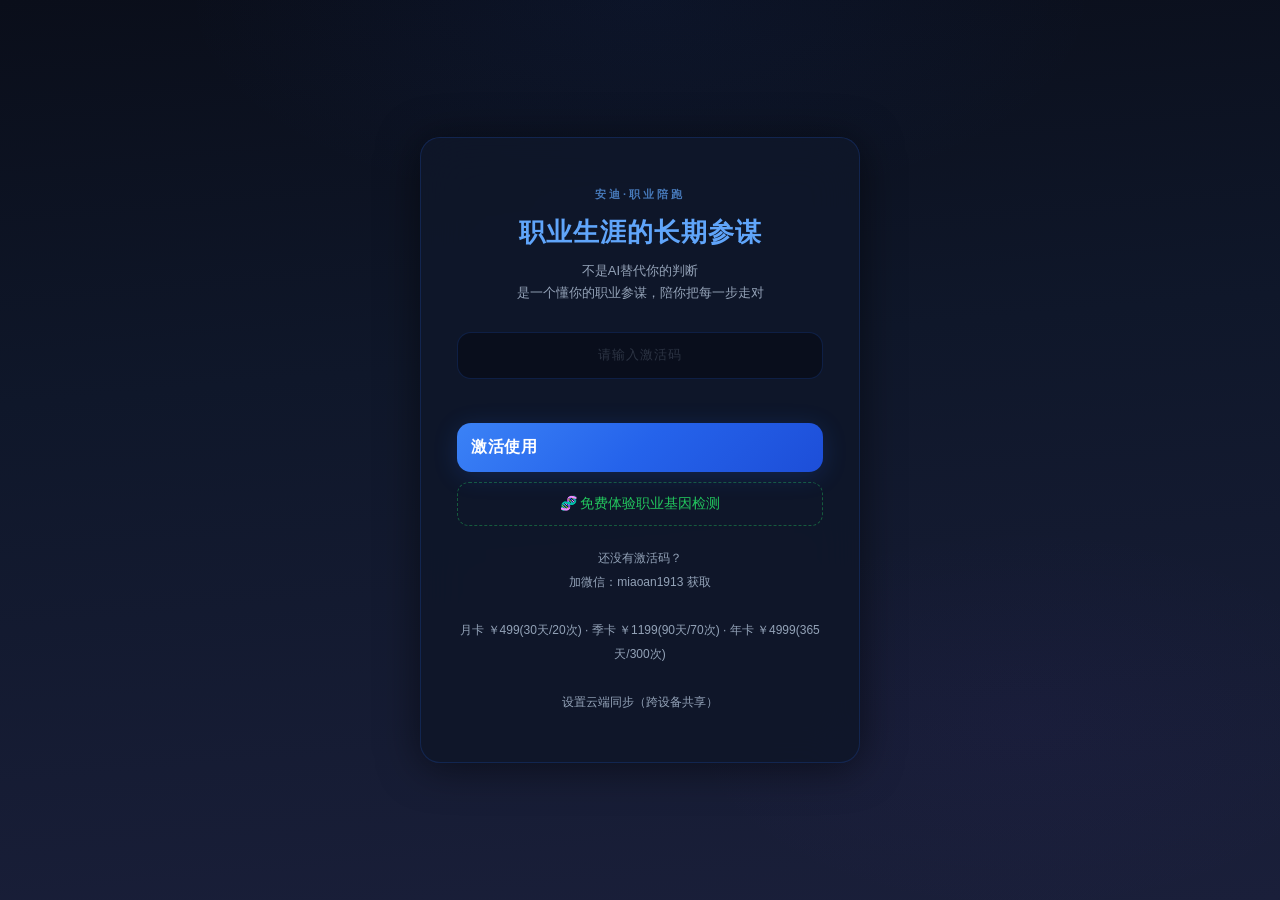
<file: index.html>
<!DOCTYPE html>
<html lang="zh-CN">
<head>
<meta charset="UTF-8">
<meta name="viewport" content="width=device-width, initial-scale=1.0">
<meta http-equiv="Content-Security-Policy" content="default-src 'self' 'unsafe-inline' 'unsafe-eval'; script-src 'self' 'unsafe-inline' 'unsafe-eval'; connect-src 'self' https://api.github.com https://api.deepseek.com; style-src 'self' 'unsafe-inline'; img-src 'self' data:; font-src 'self' data:;">
<title>安迪·职业陪跑</title>
<link rel="stylesheet" href="css/styles.css?v=8">
<style>
  .module-content { max-width:1200px !important; margin:0 auto !important; }
  #mainApp { width:100%; }
  .nav-badge-free { font-size:10px; background:#22c55e; color:#fff; padding:2px 6px; border-radius:10px; margin-left:6px; }
  .nav-badge-link { font-size:10px; color:#94a3b8; margin-left:4px; }
  .btn-free-entry { display:block; width:100%; margin-top:10px; padding:12px; background:transparent; border:1px dashed rgba(34,197,94,.4); color:#22c55e; border-radius:12px; font-size:14px; cursor:pointer; transition:all 0.15s; }
  .btn-free-entry:hover { background:rgba(34,197,94,.08); border-color:#22c55e; }
  .free-mode-banner { background:linear-gradient(135deg,#1a3a1a,#0d2818); color:#22c55e; padding:8px 16px; text-align:center; font-size:12px; border-bottom:1px solid rgba(34,197,94,.15); }
  .free-mode-banner a { color:#4ade80; text-decoration:underline; cursor:pointer; }
  .share-overlay { display:none; position:fixed; inset:0; background:rgba(0,0,0,.7); z-index:1000; align-items:center; justify-content:center; }
  .share-overlay.show { display:flex; }
  .share-card { background:#0f172a; border:1px solid rgba(255,255,255,.08); border-radius:16px; padding:28px; max-width:480px; width:90%; color:#e2e8f0; }
  .share-card h3 { margin:0 0 8px; font-size:18px; }
  .share-card .subt { color:#94a3b8; font-size:13px; margin:0; }
</style>
</head>
<body>

<!-- ============================================================
     登录激活页
     ============================================================ -->
<div class="login-overlay" id="loginScreen">
    <div class="login-card">
        <div class="brand">安迪·职业陪跑</div>
        <h2>职业生涯的长期参谋</h2>
        <div class="subt">不是AI替代你的判断<br>是一个懂你的职业参谋，陪你把每一步走对</div>
        <div class="ref-tag" id="refTag" style="display:none">推荐人：<span id="refName"></span></div>
        <input type="text" id="activationInput" placeholder="请输入激活码" maxlength="200" autocomplete="off" onkeydown="if(event.key==='Enter'){event.preventDefault();activate();}">
        <div class="login-hint" id="loginHint" style="display:none" onclick="fillLastCode()" title="点击填入上次使用的激活码">上次使用：<span id="lastCodeHint"></span></div>
        <div class="login-err" id="loginErr"></div>
        <button type="button" class="btn btn-activate" id="activateBtn" onclick="activate()">激活使用</button>
        <button type="button" class="btn btn-free-entry" id="freeEntryBtn" onclick="enterFreeMode()">🧬 免费体验职业基因检测</button>
        <div class="login-info">还没有激活码？<br>加微信：miaoan1913 获取<br><br>月卡 ￥499(30天/20次) · 季卡 ￥1199(90天/70次) · 年卡 ￥4999(365天/300次)<br><br><span id="syncStatusLogin" onclick="showTokenSetup()">设置云端同步（跨设备共享）</span></div>
    </div>
</div>

<!-- ============================================================
     微信绑定弹窗
     ============================================================ -->
<div class="wechat-bind-overlay" id="wechatBindOverlay">
    <div class="wechat-bind-card">
        <div class="icon">📱</div>
        <h3>绑定微信，服务不断</h3>
        <div class="subt" id="wechatBindSubt">到期前3天微信自动提醒续费，避免服务中断</div>
        <div class="benefits" id="wechatBindBenefits"><span>提前</span>到期提醒<br><span>跨设备</span>数据恢复<br><span>不打扰</span>、不群发、不营销</div>
        <input type="text" id="wechatInput" placeholder="输入微信号（选填）" onkeydown="if(event.key==='Enter'){event.preventDefault();saveWechat();}">
        <div class="login-err" id="wechatBindErr"></div>
        <button type="button" class="btn btn-save" onclick="saveWechat()">绑定，开始使用</button>
        <button type="button" class="btn btn-skip" id="wechatBindSkipBtn" onclick="skipWechat()">先跳过，直接使用</button>
    </div>
</div>

<!-- ============================================================
     App主体（激活后显示）
     ============================================================ -->
<div id="mainApp" style="display:none">

<!-- 免费用��提示条 -->
<div class="free-mode-banner" id="freeModeBanner" style="display:none">
  🧬 免费体验模式 — 仅开放职业基因检测和个人档案。 <a onclick="document.getElementById('loginScreen').style.display='';document.getElementById('mainApp').style.display='none';exitFreeMode();">输入激活码解锁全部功能 →</a>
</div>

<!-- Header -->
<header class="app-header">
  <div class="header-left">
    <span class="header-logo-text">🎯 安迪·职业陪跑</span>
    <span class="header-brand-text">安迪·职业陪跑 · 职业生涯的长期参谋</span>
  </div>
  <div class="header-right">
    <span class="header-user" id="userName"></span>
    <span id="wechatBound" class="header-usage" style="display:none"></span>
    <span class="header-usage">剩余次数：<b id="remainingUses">-</b> · 到期：<b id="expiryDate">-</b></span>
    <button class="btn btn-sm btn-header" onclick="showDeepSeekSetup()">🤖 API</button>
    <button class="btn btn-sm btn-header" onclick="logout()">退出</button>
    <button class="btn btn-sm btn-header" onclick="showShareLink()">🔗 分享</button>
    <button class="btn btn-sm btn-header" onclick="showTokenSetup()">云端同步</button>
  </div>
</header>

<!-- ============================================================
     侧边栏导航
     ============================================================ -->
<aside class="sidebar">
  <div class="sidebar-header">
    <a class="sidebar-logo" href="#" onclick="navTo('genetest')">
      <span class="logo-icon">🎯</span>
      <span>安迪·职业陪跑</span>
    </a>
    <div class="sidebar-subtitle">职业生涯的长期参谋</div>
  </div>

  <nav class="sidebar-nav">
    <div class="nav-section-title">个人</div>

    <button class="nav-item" data-module="profile" onclick="navTo('profile')">
      <span class="nav-icon">👤</span>
      <span>个人档案</span>
    </button>

    <div class="nav-section-title">诊断与定位</div>

    <button class="nav-item active" data-module="genetest" onclick="navTo('genetest')">
      <span class="nav-icon">🧬</span>
      <span>职业基因检测</span>
      <span class="nav-badge-free">免费</span>
    </button>

    <button class="nav-item" data-module="positioning" onclick="navTo('positioning')">
      <span class="nav-icon">🎯</span>
      <span>职业定位</span>
    </button>

    <button class="nav-item" data-module="roadmap" onclick="navTo('roadmap')">
      <span class="nav-icon">🗺️</span>
      <span>职业路线</span>
    </button>

    <div class="nav-section-title">战略与设计</div>

    <button class="nav-item" data-module="bizmodel" onclick="navTo('bizmodel')">
      <span class="nav-icon">💎</span>
      <span>个人商业模式</span>
    </button>

    <button class="nav-item" data-module="foresight" onclick="navTo('foresight')">
      <span class="nav-icon">🔭</span>
      <span>行业情报与风控</span>
    </button>

    <div class="nav-section-title">能力与实战</div>

    <button class="nav-item" data-module="toolkit" onclick="navTo('toolkit')">
      <span class="nav-icon">🧰</span>
      <span>能力建模</span>
      <span class="nav-badge-link">→面试私教</span>
    </button>

    <button class="nav-item" data-module="combat" onclick="navTo('combat')">
      <span class="nav-icon">⚡</span>
      <span>实战导航</span>
      <span class="nav-badge-link">→面试私教</span>
    </button>

    <div class="nav-section-title">落地与持续</div>

    <button class="nav-item" data-module="review" onclick="navTo('review')">
      <span class="nav-icon">🔄</span>
      <span>职业复盘</span>
    </button>

    <button class="nav-item" data-module="onboarding" onclick="navTo('onboarding')">
      <span class="nav-icon">🚀</span>
      <span>入职陪跑</span>
    </button>
  </nav>

  <div style="padding: 16px 20px; border-top: 1px solid rgba(255,255,255,0.08); font-size: 11px; color: #64748b;">
    v3.0 · 基因检测 · 商业模式 · 行业风控
  </div>
</aside>

<!-- ============================================================
     主内容区
     ============================================================ -->
<main class="main-content">

  <!-- ========== 模块0：个人档案 ========== -->
  <section class="module-content" id="module-profile">
    <div class="module-header">
      <h1 class="module-title">👤 个人档案</h1>
      <p class="module-desc">建立你的个人档案后，所有模块的分析都将自动包含你的背景信息，让每一次判断都更精准。档案仅保存在本地浏览器和你的云端同步中，不会上传到任何第三方。</p>
    </div>
    <div id="profile-container"></div>
  </section>

  <!-- ========== 模块1：职业基因检测 [免费入口] ========== -->
  <section class="module-content active" id="module-genetest">
    <div class="module-header">
      <h1 class="module-title">🧬 职业基因检测 <span style="font-size:14px;color:#22c55e;font-weight:400;">免费</span></h1>
      <p class="module-desc">你认识自己吗？输入你的现状和困惑，安迪帮你生成一份四象限职业基因图谱——看清优势区、盲区、潜力区和风险区，让你第一次系统地"看见"自己的职业底层代码。</p>
    </div>
    <div id="genetest-container"></div>
  </section>

  <!-- ========== 模块2：职业定位 ========== -->
  <section class="module-content" id="module-positioning">
    <div class="module-header">
      <h1 class="module-title">🎯 职业定位</h1>
      <p class="module-desc">在基因检测的基础上，深度聚焦——你的不可替代性是什么？什么样的战场最需要你？安迪帮你从四个象限全面剖析，回答那个最关键的问题："我到底该在哪个赛道发力？"</p>
    </div>
    <div id="positioning-container"></div>
  </section>

  <!-- ========== 模块3：职业路线 ========== -->
  <section class="module-content" id="module-roadmap">
    <div class="module-header">
      <h1 class="module-title">🗺️ 职业路线规划</h1>
      <p class="module-desc">从VP到C-suite，从职业经理人到合伙人——路径不是一条直线。安迪帮你设计3条可选路径，对比风险与收益，生成90天冲刺计划，让每一步都走在正确的方向上。</p>
    </div>
    <div id="roadmap-container"></div>
  </section>

  <!-- ========== 模块4：个人商业模式 [新增] ========== -->
  <section class="module-content" id="module-bizmodel">
    <div class="module-header">
      <h1 class="module-title">💎 个人商业模式设计</h1>
      <p class="module-desc">如果把你当成一家公司，你的"商业模式"是什么？你靠什么赚钱——卖时间（工资）、卖产品（IP）、卖服务（咨询）、还是卖认知（讲课）？安迪帮你盘点资产、设计收入结构、找到属于你的杠杆。</p>
    </div>
    <div id="bizmodel-container"></div>
  </section>

  <!-- ========== 模块5：行业情报与风控 [新增] ========== -->
  <section class="module-content" id="module-foresight">
    <div class="module-header">
      <h1 class="module-title">🔭 行业情报与职业风控</h1>
      <p class="module-desc">信息差是中高端职业人最大的隐性成本。薪资对标、行业趋势、机会地图、35/40岁拐点预警——安迪帮你拉高视野，提前看清风险，设计Plan B。不是等风来，是提前换航道。</p>
    </div>
    <div id="foresight-container"></div>
  </section>

  <!-- ========== 模块6：能力建模 [重定位：战略层] ========== -->
  <section class="module-content" id="module-toolkit">
    <div class="module-header">
      <h1 class="module-title">🧰 能力建模与差距分析</h1>
      <p class="module-desc">你现在的武器库里有什么？还缺什么？安迪帮你建立能力模型、诊断差距、制定学习路径。这是战略层的"装备盘点"——具体的简历优化、面试话术等战术执行，衔接「面试私教」完成。</p>
    </div>
    <div id="toolkit-container"></div>
  </section>

  <!-- ========== 模块7：实战导航 [重定位：导航层→面试私教] ========== -->
  <section class="module-content" id="module-combat">
    <div class="module-header">
      <h1 class="module-title">⚡ 实战导航</h1>
      <p class="module-desc">我该面哪类公司？该谈什么级别的offer？这个阶段该不该跳？安迪帮你做目标判断和策略选择——这是"导航"，告诉你往哪打。具体的简历优化、模拟面试、谈薪话术，衔接「面试私教」来执行。</p>
    </div>
    <div id="combat-container"></div>
  </section>

  <!-- ========== 模块8：职业复盘 ========== -->
  <section class="module-content" id="module-review">
    <div class="module-header">
      <h1 class="module-title">🔄 职业复盘</h1>
      <p class="module-desc">每周微调，每月深盘。你的职业数据不断回流，安迪陪你从多个维度系统审视——你是在正确的路上加速，还是在错误的路上优化？复盘不只是回顾，是校准方向。</p>
    </div>
    <div id="review-container"></div>
  </section>

  <!-- ========== 模块9：入职陪跑 ========== -->
  <section class="module-content" id="module-onboarding">
    <div class="module-header">
      <h1 class="module-title">🚀 入职90天陪跑</h1>
      <p class="module-desc">入职新公司的前90天，决定了你在新组织的未来3年。安迪帮你设计融入计划、诊断初期风险、规划关键动作——让你在新棋盘上，落下第一颗正确的子。</p>
    </div>
    <div id="onboarding-container"></div>
  </section>

</main>

<!-- Footer -->
<footer class="app-footer">
  <span>安迪·职业陪跑 · 职业生涯的长期参谋</span>
  <span>客服微信：miaoan1913</span>
</footer>

<!-- 分享链接弹窗 -->
<div class="share-overlay" id="shareOverlay">
  <div class="share-card">
    <h3>🔗 分享安迪·职业陪跑</h3>
    <p class="subt">复制以下链接发给朋友，对方打开后会看到你的推荐信息。</p>
    <div style="display:flex;gap:8px;margin:16px 0">
      <input type="text" id="shareLinkInput" readonly style="flex:1;padding:10px;border-radius:8px;border:1px solid rgba(255,255,255,.1);background:#1e293b;color:#e2e8f0;font-size:13px" onclick="this.select()">
      <button class="btn btn-sm" onclick="copyShareLink()" style="white-space:nowrap">📋 复制链接</button>
    </div>
    <div style="font-size:12px;color:#94a3b8;margin-bottom:16px">
      <p>对方打开链接后，登录页会显示"推荐人：你的名字"，提升信任和转化。</p>
      <p style="margin-top:8px">💡 提示：将此链接发到朋友圈/微信群/HR群，或一对一发给需要的朋友。</p>
    </div>
    <button class="btn btn-outline" onclick="document.getElementById('shareOverlay').classList.remove('show')">关闭</button>
  </div>
</div>

</div><!-- /#mainApp -->

<!-- Toast（在mainApp外，登录和主界面都可使用）-->
<div id="toast" class="toast"></div>

<script src="js/data.js?v=6"></script>
<script src="js/app.js?v=6"></script>
</body>
</html>
</file>
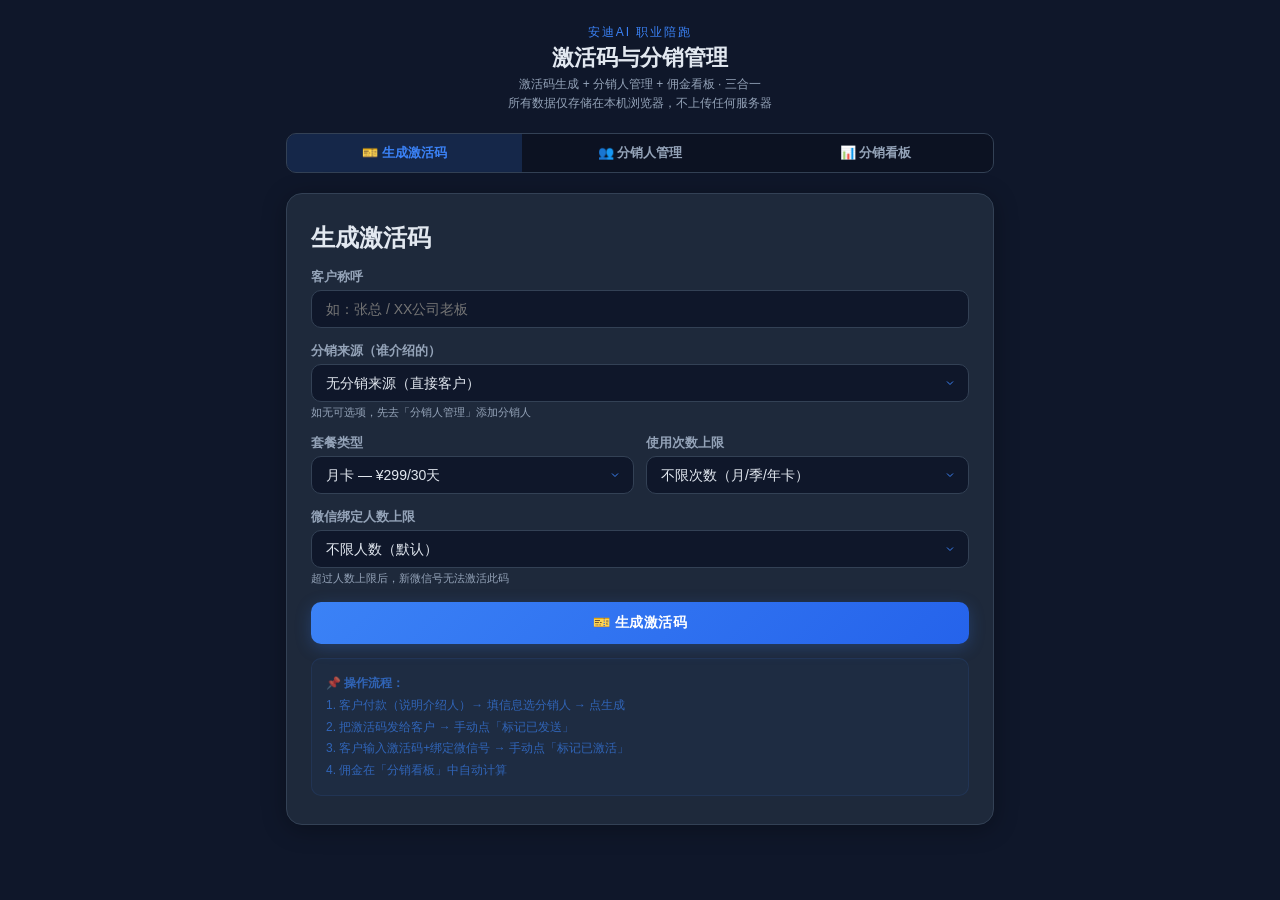
<file: AI职业陪跑激活码生成器.html>
<!DOCTYPE html>
<html lang="zh-CN">
<head>
<meta charset="UTF-8">
<meta name="viewport" content="width=device-width, initial-scale=1.0">
<title>激活码与分销管理 · 安迪AI 职业陪跑</title>
<style>
:root {
  --bg: #0f172a; --card: #1e293b; --border: #334155;
  --primary: #3b82f6; --primary-dark: #2563eb; --text: #e2e8f0; --text2: #94a3b8;
  --success: #10b981; --danger: #ef4444; --warning: #f59e0b;
}
* { margin:0; padding:0; box-sizing:border-box; }
body { font-family: -apple-system,BlinkMacSystemFont,"PingFang SC","Microsoft YaHei",sans-serif; background:var(--bg); color:var(--text); min-height:100vh; }
.container { max-width:740px; margin:0 auto; padding:24px 16px; }

.card { background:var(--card); border:1px solid var(--border); border-radius:16px; padding:28px 24px; margin-bottom:16px; box-shadow:0 4px 24px rgba(0,0,0,.3); }

.brand { font-size:12px; color:var(--primary); letter-spacing:2px; margin-bottom:2px; font-weight:500; text-align:center; }
h1 { font-size:22px; text-align:center; margin-bottom:2px; }
.sub { font-size:12px; color:var(--text2); margin-bottom:20px; line-height:1.6; text-align:center; }

/* Tabs */
.tabs { display:flex; gap:0; margin-bottom:20px; border:1px solid var(--border); border-radius:10px; overflow:hidden; }
.tab { flex:1; text-align:center; padding:10px; font-size:13px; font-weight:600; cursor:pointer; background:rgba(0,0,0,.2); color:var(--text2); transition:.2s; border:none; font-family:inherit; }
.tab.active { background:rgba(59,130,246,.15); color:var(--primary); }
.tab:hover:not(.active) { color:var(--text); }
.tab-panel { display:none; }
.tab-panel.active { display:block; }

label { display:block; font-size:13px; color:var(--text2); margin:14px 0 4px; font-weight:600; }
input, select, textarea { width:100%; padding:10px 14px; border:1px solid var(--border); border-radius:10px; background:#0f172a; color:var(--text); font-size:14px; font-family:inherit; }
input:focus, select:focus, textarea:focus { outline:none; border-color:var(--primary); }
select { appearance:none; background-image:url("data:image/svg+xml,%3Csvg xmlns='http://www.w3.org/2000/svg' width='12' height='12' viewBox='0 0 24 24' fill='none' stroke='%233b82f6' stroke-width='2'%3E%3Cpath d='M6 9l6 6 6-6'%3E%3C/path%3E%3C/svg%3E"); background-repeat:no-repeat; background-position:right 12px center; padding-right:36px; }
select option { background:#1e293b; color:var(--text); }

.plan-row { display:grid; grid-template-columns:1fr 1fr; gap:12px; }

.btn { padding:12px; border:none; border-radius:10px; font-size:14px; font-weight:600; cursor:pointer; transition:.2s; letter-spacing:.5px; }
.btn-gen { width:100%; background:linear-gradient(135deg,var(--primary),var(--primary-dark)); color:#fff; box-shadow:0 4px 16px rgba(59,130,246,.25); margin-top:16px; }
.btn-gen:hover { transform:translateY(-1px); box-shadow:0 6px 24px rgba(59,130,246,.35); }
.btn-copy { width:100%; background:rgba(59,130,246,.1); color:var(--primary); margin-top:8px; border:1px solid rgba(59,130,246,.2); }
.btn-copy:hover { background:rgba(59,130,246,.18); }
.btn-sm { padding:7px 14px; font-size:12px; width:auto; border-radius:8px; }
.btn-danger { background:rgba(239,68,68,.1); color:var(--danger); border:1px solid rgba(239,68,68,.2); }
.btn-danger:hover { background:rgba(239,68,68,.2); }
.btn-export { width:100%; background:rgba(16,185,129,.1); color:var(--success); border:1px solid rgba(16,185,129,.2); margin-top:10px; }

.output-section { margin-top:18px; display:none; }
.output-section.show { display:block; }
.code-box { background:#0d1117; border:1px solid var(--border); border-radius:12px; padding:20px; text-align:center; margin-top:10px; }
.code { font-size:22px; font-weight:700; color:#60a5fa; letter-spacing:2px; font-family:'SF Mono','Fira Code','Courier New',monospace; word-break:break-all; }
.code-info { font-size:12px; color:var(--text2); margin-top:8px; line-height:1.6; }

/* Referrer list */
.ref-list { margin-top:12px; }
.ref-item { display:flex; align-items:center; justify-content:space-between; padding:12px 14px; background:rgba(0,0,0,.2); border:1px solid var(--border); border-radius:10px; margin-bottom:6px; flex-wrap:wrap; gap:8px; }
.ref-item .info { flex:1; min-width:150px; }
.ref-item .info .name { font-size:14px; font-weight:600; }
.ref-item .info .detail { font-size:11px; color:var(--text2); margin-top:2px; }
.ref-item .stats { text-align:right; }
.ref-item .stats .num { font-size:18px; font-weight:700; color:var(--primary); }
.ref-item .stats .lbl { font-size:11px; color:var(--text2); }
.add-ref-row { display:flex; gap:8px; margin-top:10px; flex-wrap:wrap; }
.add-ref-row input { flex:1; min-width:100px; }
.add-ref-row .btn-sm { flex-shrink:0; }

/* Stats */
.stat-cards { display:grid; grid-template-columns:repeat(auto-fit,minmax(140px,1fr)); gap:12px; margin-bottom:16px; }
.stat-card { background:rgba(0,0,0,.25); border:1px solid var(--border); border-radius:12px; padding:18px; text-align:center; }
.stat-card .num { font-size:28px; font-weight:700; color:var(--primary); }
.stat-card .num.green { color:var(--success); }
.stat-card .lbl { font-size:11px; color:var(--text2); margin-top:4px; }

/* Table */
.data-table { width:100%; border-collapse:collapse; font-size:12px; margin-top:10px; }
.data-table th { text-align:left; padding:8px 6px; color:var(--text2); font-weight:600; border-bottom:1px solid var(--border); font-size:11px; }
.data-table td { padding:8px 6px; border-bottom:1px solid rgba(255,255,255,.04); color:var(--text2); }
.data-table .code-col { color:#60a5fa; font-family:'SF Mono','Courier New',monospace; font-size:11px; }
.status-badge { display:inline-block; padding:3px 8px; border-radius:10px; font-size:10px; font-weight:600; }
.status-generated { background:rgba(255,255,255,.06); color:var(--text2); }
.status-sent { background:rgba(16,185,129,.1); color:var(--success); }
.status-active { background:rgba(59,130,246,.15); color:var(--primary); }
.clickable { cursor:pointer; transition:.15s; }
.clickable:hover { color:var(--primary); }

.toast { position:fixed; top:24px; left:50%; transform:translateX(-50%); background:rgba(59,130,246,.95); color:#fff; padding:10px 24px; border-radius:20px; font-size:14px; z-index:99; opacity:0; transition:.3s; pointer-events:none; box-shadow:0 8px 32px rgba(59,130,246,.3); }
.toast.show { opacity:1; }
.toast.err { background:rgba(239,68,68,.95); }

.note { background:rgba(59,130,246,.04); border:1px solid rgba(59,130,246,.1); border-radius:10px; padding:14px; margin-top:14px; font-size:12px; color:rgba(59,130,246,.65); line-height:1.8; }

@media(max-width:480px) {
  .plan-row { grid-template-columns:1fr; }
  .stat-cards { grid-template-columns:repeat(2,1fr); }
  .add-ref-row { flex-direction:column; }
}
</style>
</head>
<body>
<div class="container">
    <div class="brand">安迪AI 职业陪跑</div>
    <h1>激活码与分销管理</h1>
    <p class="sub">激活码生成 + 分销人管理 + 佣金看板 · 三合一<br>所有数据仅存储在本机浏览器，不上传任何服务器</p>

    <!-- Tabs -->
    <div class="tabs">
        <button class="tab active" onclick="switchTab('generate')">🎫 生成激活码</button>
        <button class="tab" onclick="switchTab('referrer')">👥 分销人管理</button>
        <button class="tab" onclick="switchTab('dashboard')">📊 分销看板</button>
    </div>

    <!-- Tab 1: Generate Code -->
    <div class="tab-panel active" id="panel-generate">
        <div class="card">
            <h2 style="margin-bottom:4px">生成激活码</h2>
            <label>客户称呼</label>
            <input type="text" id="name" placeholder="如：张总 / XX公司老板">

            <label>分销来源（谁介绍的）</label>
            <select id="referrer">
                <option value="">无分销来源（直接客户）</option>
            </select>
            <div style="font-size:11px;color:var(--text2);margin-top:3px">如无可选项，先去「分销人管理」添加分销人</div>

            <div class="plan-row">
                <div><label>套餐类型</label>
                <select id="plan">
                    <option value="month" selected>月卡 — ¥299/30天</option>
                    <option value="quarter">季卡 — ¥799/90天</option>
                    <option value="year">年卡 — ¥2999/365天</option>
                    <option value="trial">体验卡 — 免费/7天/5次</option>
                    <option value="custom">自定义天数</option>
                </select></div>
                <div><label>使用次数上限</label>
                <select id="uses">
                    <option value="0" selected>不限次数（月/季/年卡）</option>
                    <option value="5">5次（体验卡）</option>
                    <option value="10">10次</option>
                    <option value="30">30次</option>
                    <option value="50">50次</option>
                    <option value="100">100次</option>
                    <option value="200">200次</option>
                </select></div>
            </div>

            <div id="customDaysBox" style="display:none"><label>自定义天数</label><input type="number" id="customDays" value="30" min="1" max="365"></div>

            <label>微信绑定人数上限</label>
            <select id="maxUsers">
                <option value="0" selected>不限人数（默认）</option>
                <option value="1">1人（仅购买者本人）</option>
                <option value="2">2人</option>
                <option value="3">3人</option>
                <option value="5">5人</option>
                <option value="10">10人</option>
            </select>
            <div style="font-size:11px;color:var(--text2);margin-top:3px">超过人数上限后，新微信号无法激活此码</div>

            <button class="btn btn-gen" onclick="generateCode()">🎫 生成激活码</button>

            <div class="output-section" id="output">
                <div class="code-box">
                    <div style="font-size:12px;color:var(--text2);margin-bottom:6px">激活码</div>
                    <div class="code" id="codeDisplay"></div>
                    <div class="code-info" id="codeInfo"></div>
                </div>
                <button class="btn btn-copy" onclick="copyCode()">📋 一键复制激活码</button>
                <button class="btn btn-copy" onclick="copySendMsg()">💬 复制发给客户的话术</button>
            </div>

            <div class="note">
                <strong>📌 操作流程：</strong><br>
                1. 客户付款（说明介绍人）→ 填信息选分销人 → 点生成<br>
                2. 把激活码发给客户 → 手动点「标记已发送」<br>
                3. 客户输入激活码+绑定微信号 → 手动点「标记已激活」<br>
                4. 佣金在「分销看板」中自动计算
            </div>
        </div>
    </div>

    <!-- Tab 2: Referrer Management -->
    <div class="tab-panel" id="panel-referrer">
        <div class="card">
            <h2 style="margin-bottom:4px">分销人管理</h2>
            <p style="font-size:12px;color:var(--text2);margin-bottom:4px">添加你的分销伙伴，每个分销人有独立的专属推广链接用于追踪</p>

            <div class="add-ref-row">
                <input type="text" id="refName" placeholder="姓名/称呼">
                <input type="text" id="refWx" placeholder="微信号（可选）">
                <input type="number" id="refCommission" placeholder="佣金%" value="15" min="0" max="50" style="max-width:80px">
                <button class="btn btn-copy btn-sm" onclick="addReferrer()" style="margin-top:0">+ 添加</button>
            </div>

            <div class="ref-list" id="refList" style="margin-top:14px">
                <div style="font-size:12px;color:var(--text2);text-align:center;padding:20px">暂无分销人，上方添加</div>
            </div>

            <div class="note" style="margin-top:16px">
                <strong>💡 两种分销方式：</strong><br>
                <strong>方式一（手动）：</strong>客户找你购买 → 你问"谁介绍的" → 生成激活码时选分销人 → 佣金自动计算<br>
                <strong>方式二（自动）：</strong>把下面的专属链接发给分销人 → 他转发给客户 → 客户打开系统会看到"推荐人：XX"<br>
                <strong>佣金：</strong>套餐价格 × 佣金比例（月卡¥299×15%=¥45, 季卡¥799×15%=¥120, 年卡¥2999×15%=¥450）<br>
                <strong>建议：</strong>两种方式同时用，链接自动追踪 + 手动选分销人双重保险
            </div>
        </div>
    </div>

    <!-- Tab 3: Dashboard -->
    <div class="tab-panel" id="panel-dashboard">
        <div class="card">
            <h2 style="margin-bottom:4px">分销看板</h2>
            <div class="stat-cards" id="statCards">
                <div class="stat-card"><div class="num" id="statTotalSales">0</div><div class="lbl">总销售额 (元)</div></div>
                <div class="stat-card"><div class="num green" id="statTotalCommission">0</div><div class="lbl">总佣金待付 (元)</div></div>
                <div class="stat-card"><div class="num" id="statTotalRefs">0</div><div class="lbl">总分销人</div></div>
                <div class="stat-card"><div class="num" id="statTotalCustomers">0</div><div class="lbl">总分销客户</div></div>
            </div>

            <h2 style="margin-top:20px">分销人业绩排行</h2>
            <div id="refRanking" style="font-size:12px;color:var(--text2);padding:10px 0">暂无数据</div>

            <button class="btn btn-export" onclick="exportData()">📥 导出分销数据 (CSV)</button>
        </div>

        <div class="card">
            <h2 style="margin-bottom:4px">全部激活码记录</h2>
            <div style="overflow-x:auto">
            <table class="data-table">
                <thead><tr>
                    <th>时间</th><th>客户</th><th>套餐</th><th>分销人</th><th>佣金</th><th>状态</th><th>操作</th>
                </tr></thead>
                <tbody id="historyTable"><tr><td colspan="7" style="text-align:center;color:var(--text2);padding:16px">暂无记录</td></tr></tbody>
            </table>
            </div>
        </div>
    </div>
</div>

<div class="toast" id="toast"></div>

<script>
const SECRET = "miaohan1913_AI_2026_KEY";
const PLAN_DAYS = { month: 30, quarter: 90, year: 365, trial: 7 };
const PLAN_PRICES = { month: 299, quarter: 799, year: 2999, trial: 0 };
const PLAN_NAMES = { month: '月卡', quarter: '季卡', year: '年卡', trial: '体验卡' };
const WORKBENCH_URL = 'https://andy-miaoan.github.io/career-coach/';

// ============ Tab Switching ============
function switchTab(name) {
    document.querySelectorAll('.tab').forEach(t => t.classList.remove('active'));
    document.querySelectorAll('.tab-panel').forEach(p => p.classList.remove('active'));
    document.querySelector('.tab[onclick*="'+name+'"]').classList.add('active');
    document.getElementById('panel-'+name).classList.add('active');
    if (name === 'dashboard') refreshDashboard();
    if (name === 'generate') refreshReferrerSelect();
}

// ============ Referrer Management ============
function getReferrers() {
    try { return JSON.parse(localStorage.getItem('career_coach_referrers') || '[]'); } catch(e) { return []; }
}
function saveReferrers(list) {
    localStorage.setItem('career_coach_referrers', JSON.stringify(list));
}

function addReferrer() {
    var name = document.getElementById('refName').value.trim();
    if (!name) { showToast('请填写分销人姓名', 'err'); return; }
    var wx = document.getElementById('refWx').value.trim();
    var commission = parseInt(document.getElementById('refCommission').value) || 15;
    var list = getReferrers();
    if (list.find(function(r){ return r.name === name; })) { showToast('该分销人已存在', 'err'); return; }
    list.push({ id: 'REF' + Date.now().toString(36).toUpperCase(), name: name, wx: wx, commission: commission, createdAt: new Date().toISOString().slice(0,10) });
    saveReferrers(list);
    document.getElementById('refName').value = '';
    document.getElementById('refWx').value = '';
    renderReferrers();
    refreshReferrerSelect();
    showToast('✅ 分销人已添加');
}

function deleteReferrer(id) {
    if (!confirm('确定删除该分销人？历史记录中的佣金数据会保留。')) return;
    var list = getReferrers().filter(function(r){ return r.id !== id; });
    saveReferrers(list);
    renderReferrers();
    refreshReferrerSelect();
    showToast('已删除');
}

function renderReferrers() {
    var list = getReferrers();
    var container = document.getElementById('refList');
    if (list.length === 0) {
        container.innerHTML = '<div style="font-size:12px;color:var(--text2);text-align:center;padding:20px">暂无分销人，上方添加</div>';
        return;
    }
    var history = getHistory();
    container.innerHTML = list.map(function(r){
        var refHistory = history.filter(function(h){ return h.referrerId === r.id; });
        var activeCount = refHistory.filter(function(h){ return h.status === 'active'; }).length;
        var totalCommission = refHistory.filter(function(h){ return h.status === 'active'; }).reduce(function(s,h){ return s + (h.commission || 0); }, 0);
        var refLink = WORKBENCH_URL + '?ref=' + encodeURIComponent(r.name);
        return '<div class="ref-item" style="flex-direction:column;align-items:stretch">' +
            '<div style="display:flex;align-items:center;justify-content:space-between;flex-wrap:wrap;gap:8px">' +
            '<div class="info"><div class="name">'+escHtml(r.name)+' <span style="font-size:11px;color:var(--text2);font-weight:400">佣金'+r.commission+'%</span></div>' +
            '<div class="detail">' + (r.wx ? '微信:'+escHtml(r.wx)+' · ' : '') + '添加于'+r.createdAt+'</div></div>' +
            '<div style="display:flex;align-items:center;gap:8px">' +
            '<div class="stats"><div class="num">'+activeCount+'</div><div class="lbl">已激活客户</div></div>' +
            '<div class="stats" style="margin-left:8px"><div class="num" style="font-size:14px">¥'+totalCommission+'</div><div class="lbl">佣金待付</div></div>' +
            '<button class="btn btn-sm btn-danger" onclick="deleteReferrer(\''+r.id+'\')" style="margin-left:auto">删除</button>' +
            '</div>' +
            '<div style="background:rgba(0,0,0,.25);border:1px solid var(--border);border-radius:8px;padding:8px 12px;margin-top:8px;display:flex;align-items:center;gap:8px;flex-wrap:wrap">' +
            '<span style="font-size:11px;color:var(--text2);flex-shrink:0">🔗 专属推广链接：</span>' +
            '<code style="font-size:11px;color:#60a5fa;word-break:break-all;flex:1;min-width:140px">'+escHtml(refLink)+'</code>' +
            '<button class="btn btn-copy btn-sm" onclick="copyRefLink(\''+escHtml(refLink)+'\')" style="margin-top:0;flex-shrink:0">📋 复制链接</button>' +
            '</div>' +
            '</div>';
    }).join('');
}

function copyRefLink(link) {
    navigator.clipboard.writeText(link).then(function(){ showToast('✅ 专属链接已复制！发给分销人即可'); });
}

function refreshReferrerSelect() {
    var select = document.getElementById('referrer');
    var list = getReferrers();
    select.innerHTML = '<option value="">无分销来源（直接客户）</option>' +
        list.map(function(r){ return '<option value="'+r.id+'">'+escHtml(r.name)+' ('+r.commission+'%佣金)</option>'; }).join('');
}

// ============ History Management ============
function getHistory() {
    try { return JSON.parse(localStorage.getItem('career_coach_activation_history') || '[]'); } catch(e) { return []; }
}
function saveHistory(list) {
    if (list.length > 200) list = list.slice(0, 200);
    localStorage.setItem('career_coach_activation_history', JSON.stringify(list));
}

function saveRecord(record) {
    var history = getHistory();
    history.unshift(record);
    saveHistory(history);
}

// ============ Encryption ============
function encrypt(text, key) {
    var bytes = '';
    for (var i = 0; i < text.length; i++) {
        var c = text.charCodeAt(i) ^ key.charCodeAt(i % key.length);
        bytes += String.fromCharCode((c >> 8) & 0xFF);
        bytes += String.fromCharCode(c & 0xFF);
    }
    return btoa(bytes).replace(/[+/=]/g, function(c){ return ({'+':'.','/':'_','=':''})[c]; });
}

function simpleHash(str) {
    var h1 = 0xdeadbeef, h2 = 0x41c6ce57;
    for (var i = 0; i < str.length; i++) {
        var ch = str.charCodeAt(i);
        h1 = Math.imul(h1 ^ ch, 2654435761);
        h2 = Math.imul(h2 ^ ch, 1597334677);
    }
    h1 = Math.imul(h1 ^ (h1 >>> 16), 2246822507);
    h2 = Math.imul(h2 ^ (h2 >>> 16), 3266489909);
    return (h1 ^ h2) >>> 0;
}

// ============ Generate Code ============
document.getElementById('plan').addEventListener('change', function() {
    document.getElementById('customDaysBox').style.display = this.value === 'custom' ? 'block' : 'none';
    var usesMap = { month: 0, quarter: 0, year: 0, trial: 5 };
    if (usesMap[this.value] !== undefined) document.getElementById('uses').value = usesMap[this.value];
});

function generateCode() {
    var name = document.getElementById('name').value.trim();
    if (!name) { showToast('请填写客户称呼', 'err'); return; }
    var plan = document.getElementById('plan').value;
    var days = plan === 'custom' ? parseInt(document.getElementById('customDays').value) || 30 : PLAN_DAYS[plan];
    if (plan === 'custom' && days < 1) { showToast('请填写有效天数', 'err'); return; }
    var uses = parseInt(document.getElementById('uses').value);
    var referrerId = document.getElementById('referrer').value;
    var expiryDate = new Date(Date.now() + days * 86400000);
    var expiryStr = expiryDate.toISOString().slice(0, 10);
    var maxUsers = parseInt(document.getElementById('maxUsers').value) || 0;

    var payload = expiryStr + '|' + uses + '|' + name + '|v2|' + maxUsers + '|' + (referrerId || 'DIRECT');
    var encrypted = encrypt(payload, SECRET);
    var hash = simpleHash(encrypted + SECRET).toString(16).slice(0, 4).toUpperCase();
    var fullCode = encrypted + hash;

    document.getElementById('codeDisplay').textContent = fullCode;
    document.getElementById('codeInfo').textContent = '到期日：'+expiryStr+' · 可用次数：'+(uses===0?'不限':uses+'次')+' · 客户：'+name + (maxUsers > 0 ? ' · 限'+maxUsers+'人使用' : ' · 不限人数');
    document.getElementById('output').classList.add('show');

    var commission = 0;
    var refName = '';
    if (referrerId) {
        var ref = getReferrers().find(function(r){ return r.id === referrerId; });
        if (ref) {
            var price = plan === 'custom' ? 0 : (PLAN_PRICES[plan] || 0);
            commission = Math.round(price * ref.commission / 100);
            refName = ref.name;
        }
    }

    saveRecord({
        name: name, code: fullCode, expiry: expiryStr, uses: uses, maxUsers: maxUsers,
        plan: plan, planName: PLAN_NAMES[plan] || (days+'天'),
        price: plan === 'custom' ? 0 : (PLAN_PRICES[plan] || 0),
        referrerId: referrerId || '', referrerName: refName, commission: commission,
        status: 'generated', time: new Date().toLocaleString(), isoTime: new Date().toISOString()
    });

    refreshReferrerSelect();
    showToast('✅ 激活码已生成！' + (commission > 0 ? ' 佣金¥'+commission : ''));
}

function updateStatus(code, newStatus) {
    var history = getHistory();
    var record = history.find(function(h){ return h.code === code; });
    if (record) {
        record.status = newStatus;
        saveHistory(history);
        refreshDashboard();
        showToast(newStatus === 'sent' ? '已标记为发送' : '已标记为激活');
    }
}

// ============ Copy ============
function copyCode() {
    var code = document.getElementById('codeDisplay').textContent;
    if (!code) return;
    navigator.clipboard.writeText(code).then(function(){ showToast('✅ 激活码已复制！'); });
}

function copySendMsg() {
    var code = document.getElementById('codeDisplay').textContent;
    var info = document.getElementById('codeInfo').textContent;
    if (!code) return;
    var msg = '您好，您的「安迪AI 职业陪跑」已开通！\n\n🔑 激活码：'+code+'\n📅 '+info+'\n\n使用步骤：\n1. 打开系统：'+WORKBENCH_URL+'\n2. 输入激活码，绑定微信号\n3. 填写个人档案后，选择功能模块\n4. 填写数据 → 生成AI指令 → 复制到DeepSeek/Kimi/豆包等AI工具即可获得专业分析\n\n💬 使用问题随时找我。';
    navigator.clipboard.writeText(msg).then(function(){ showToast('✅ 话术已复制！'); });
}

// ============ Dashboard ============
function refreshDashboard() {
    var history = getHistory();
    var referrers = getReferrers();

    var totalSales = history.reduce(function(s,h){ return s + (h.price || 0); }, 0);
    var totalCommission = history.filter(function(h){ return h.status === 'active'; }).reduce(function(s,h){ return s + (h.commission || 0); }, 0);
    var totalCustomers = history.filter(function(h){ return h.referrerId && h.referrerId !== 'DIRECT'; }).length;

    document.getElementById('statTotalSales').textContent = totalSales.toLocaleString();
    document.getElementById('statTotalCommission').textContent = totalCommission.toLocaleString();
    document.getElementById('statTotalRefs').textContent = referrers.length;
    document.getElementById('statTotalCustomers').textContent = totalCustomers;

    var ranking = referrers.map(function(r){
        var refHistory = history.filter(function(h){ return h.referrerId === r.id; });
        var active = refHistory.filter(function(h){ return h.status === 'active'; });
        return { name: r.name, commission: r.commission, total: refHistory.length, active: active.length, totalCommission: active.reduce(function(s,h){ return s + (h.commission || 0); }, 0) };
    }).sort(function(a,b){ return b.active - a.active; });

    if (ranking.length === 0) {
        document.getElementById('refRanking').innerHTML = '<div style="font-size:12px;color:var(--text2);padding:10px 0">暂无分销人</div>';
    } else {
        document.getElementById('refRanking').innerHTML = ranking.map(function(r, i){
            return '<div class="ref-item">' +
                '<div class="info"><span style="color:var(--primary);font-weight:700;margin-right:8px">#'+(i+1)+'</span> <span class="name">'+escHtml(r.name)+'</span>' +
                '<div class="detail">佣金'+r.commission+'% · 共'+r.total+'个客户 · '+r.active+'个已激活</div></div>' +
                '<div class="stats"><div class="num">¥'+r.totalCommission+'</div><div class="lbl">佣金待付</div></div></div>';
        }).join('');
    }

    if (history.length === 0) {
        document.getElementById('historyTable').innerHTML = '<tr><td colspan="7" style="text-align:center;color:var(--text2);padding:16px">暂无记录</td></tr>';
    } else {
        document.getElementById('historyTable').innerHTML = history.map(function(h){
            var statusClass = h.status === 'generated' ? 'status-generated' : (h.status === 'sent' ? 'status-sent' : 'status-active');
            var statusText = h.status === 'generated' ? '已生成' : (h.status === 'sent' ? '已发送' : '已激活');
            var ops = '';
            if (h.status === 'generated') ops = '<span class="clickable" onclick="updateStatus(\''+h.code+'\',\'sent\')">标记已发送</span>';
            if (h.status === 'sent') ops = '<span class="clickable" onclick="updateStatus(\''+h.code+'\',\'active\')">标记已激活</span>';
            if (h.status === 'active') ops = '<span style="color:rgba(255,255,255,.2)">-</span>';
            return '<tr>' +
                '<td>'+h.time.split(' ')[0]+'</td>' +
                '<td>'+escHtml(h.name)+'</td>' +
                '<td>'+h.planName+' ¥'+h.price+'</td>' +
                '<td>'+(h.referrerName || '<span style="color:var(--text2)">直接</span>')+'</td>' +
                '<td style="color:var(--primary)">'+(h.commission > 0 ? '¥'+h.commission : '-')+'</td>' +
                '<td><span class="status-badge '+statusClass+'">'+statusText+'</span></td>' +
                '<td>'+ops+'</td>' +
                '</tr>';
        }).join('');
    }
}

function exportData() {
    var history = getHistory();
    if (history.length === 0) { showToast('暂无数据可导出', 'err'); return; }
    var csv = '﻿时间,客户,套餐,价格,分销人,佣金,状态,到期日,可用次数\n';
    csv += history.map(function(h){
        return [h.time, h.name, h.planName, h.price, h.referrerName||'直接', h.commission||0, h.status==='generated'?'已生成':(h.status==='sent'?'已发送':'已激活'), h.expiry, h.uses].join(',');
    }).join('\n');
    var blob = new Blob([csv], {type:'text/csv;charset=utf-8'});
    var url = URL.createObjectURL(blob);
    var a = document.createElement('a');
    a.href = url;
    a.download = '职业陪跑_分销数据_' + new Date().toISOString().slice(0,10) + '.csv';
    a.click();
    URL.revokeObjectURL(url);
    showToast('✅ 数据已导出');
}

// ============ Utility ============
function escHtml(s) {
    var d = document.createElement('div');
    d.textContent = s || '';
    return d.innerHTML;
}

function showToast(msg, type) {
    var t = document.getElementById('toast');
    t.textContent = msg;
    t.className = 'toast ' + (type || '');
    t.classList.add('show');
    setTimeout(function(){ t.classList.remove('show'); }, 2000);
}

// ============ Init ============
function init() {
    renderReferrers();
    refreshReferrerSelect();
    refreshDashboard();
}
init();
</script>
</body>
</html>
</file>
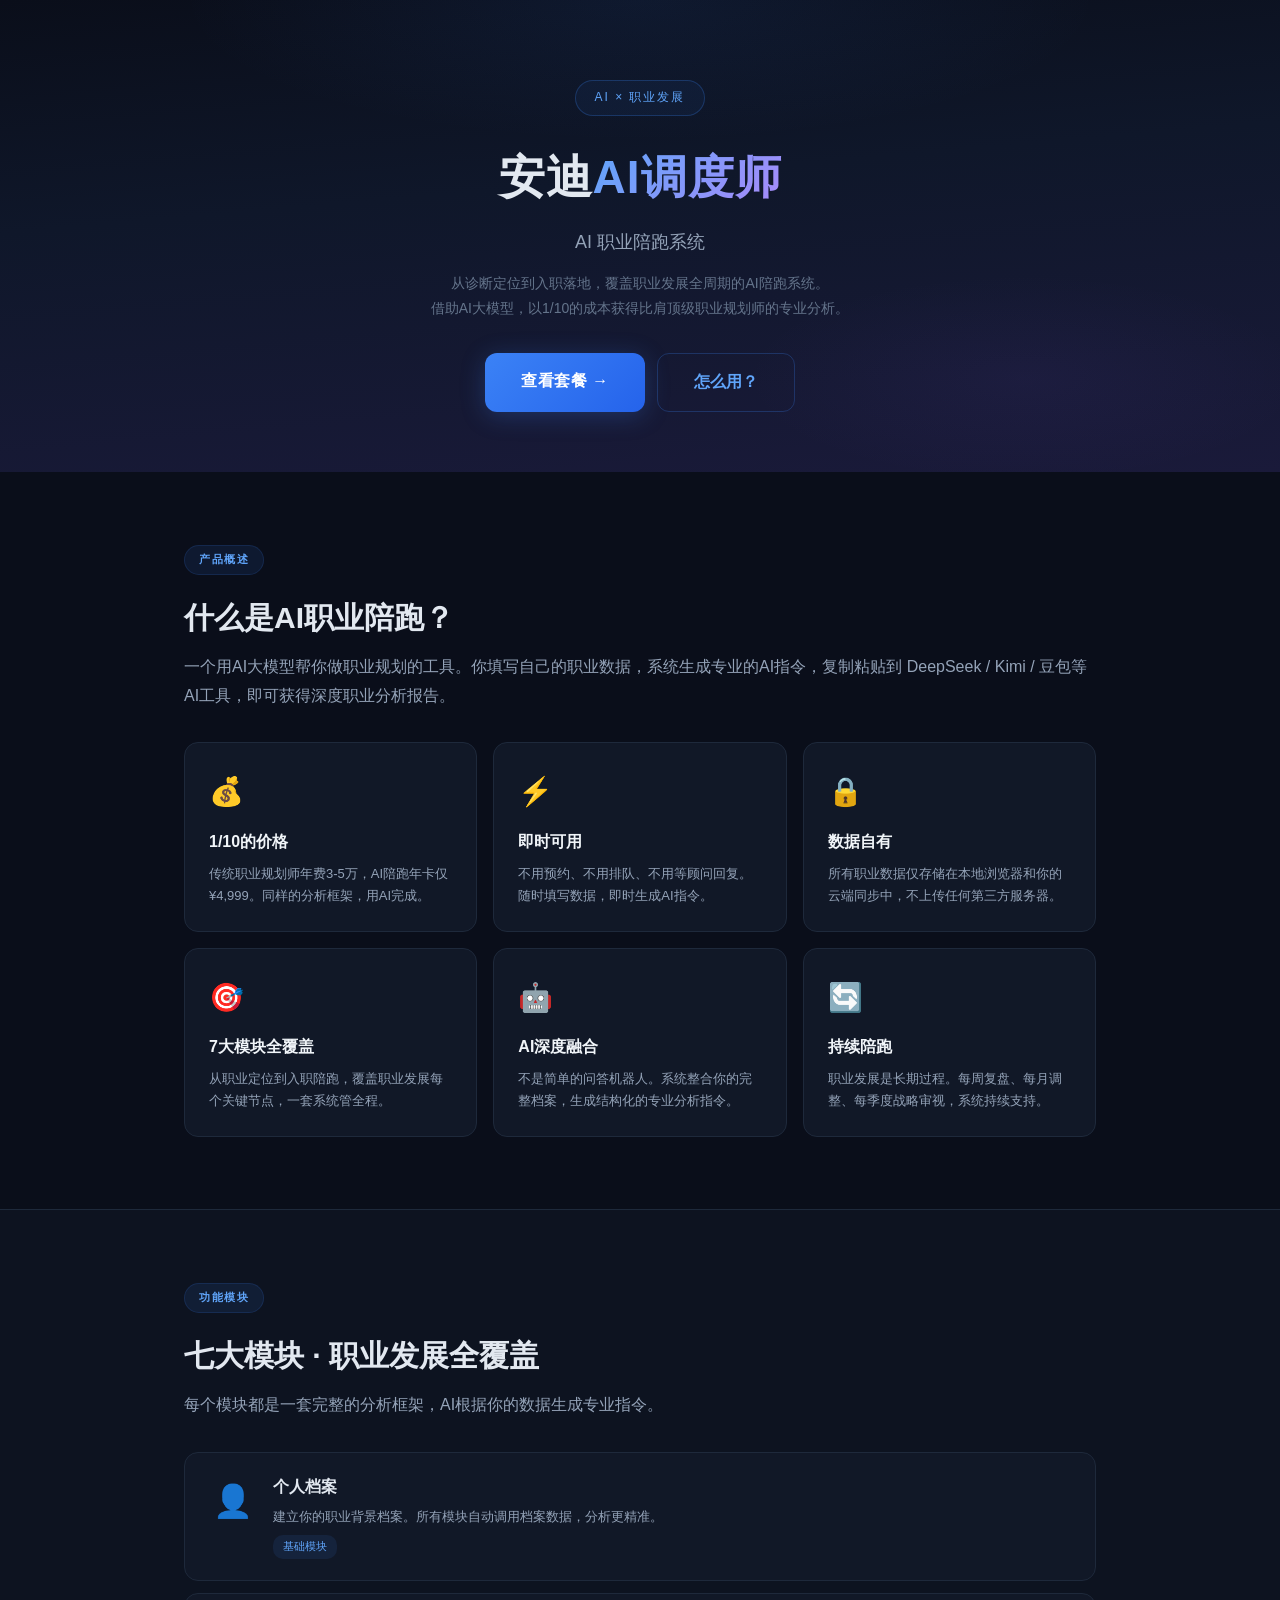
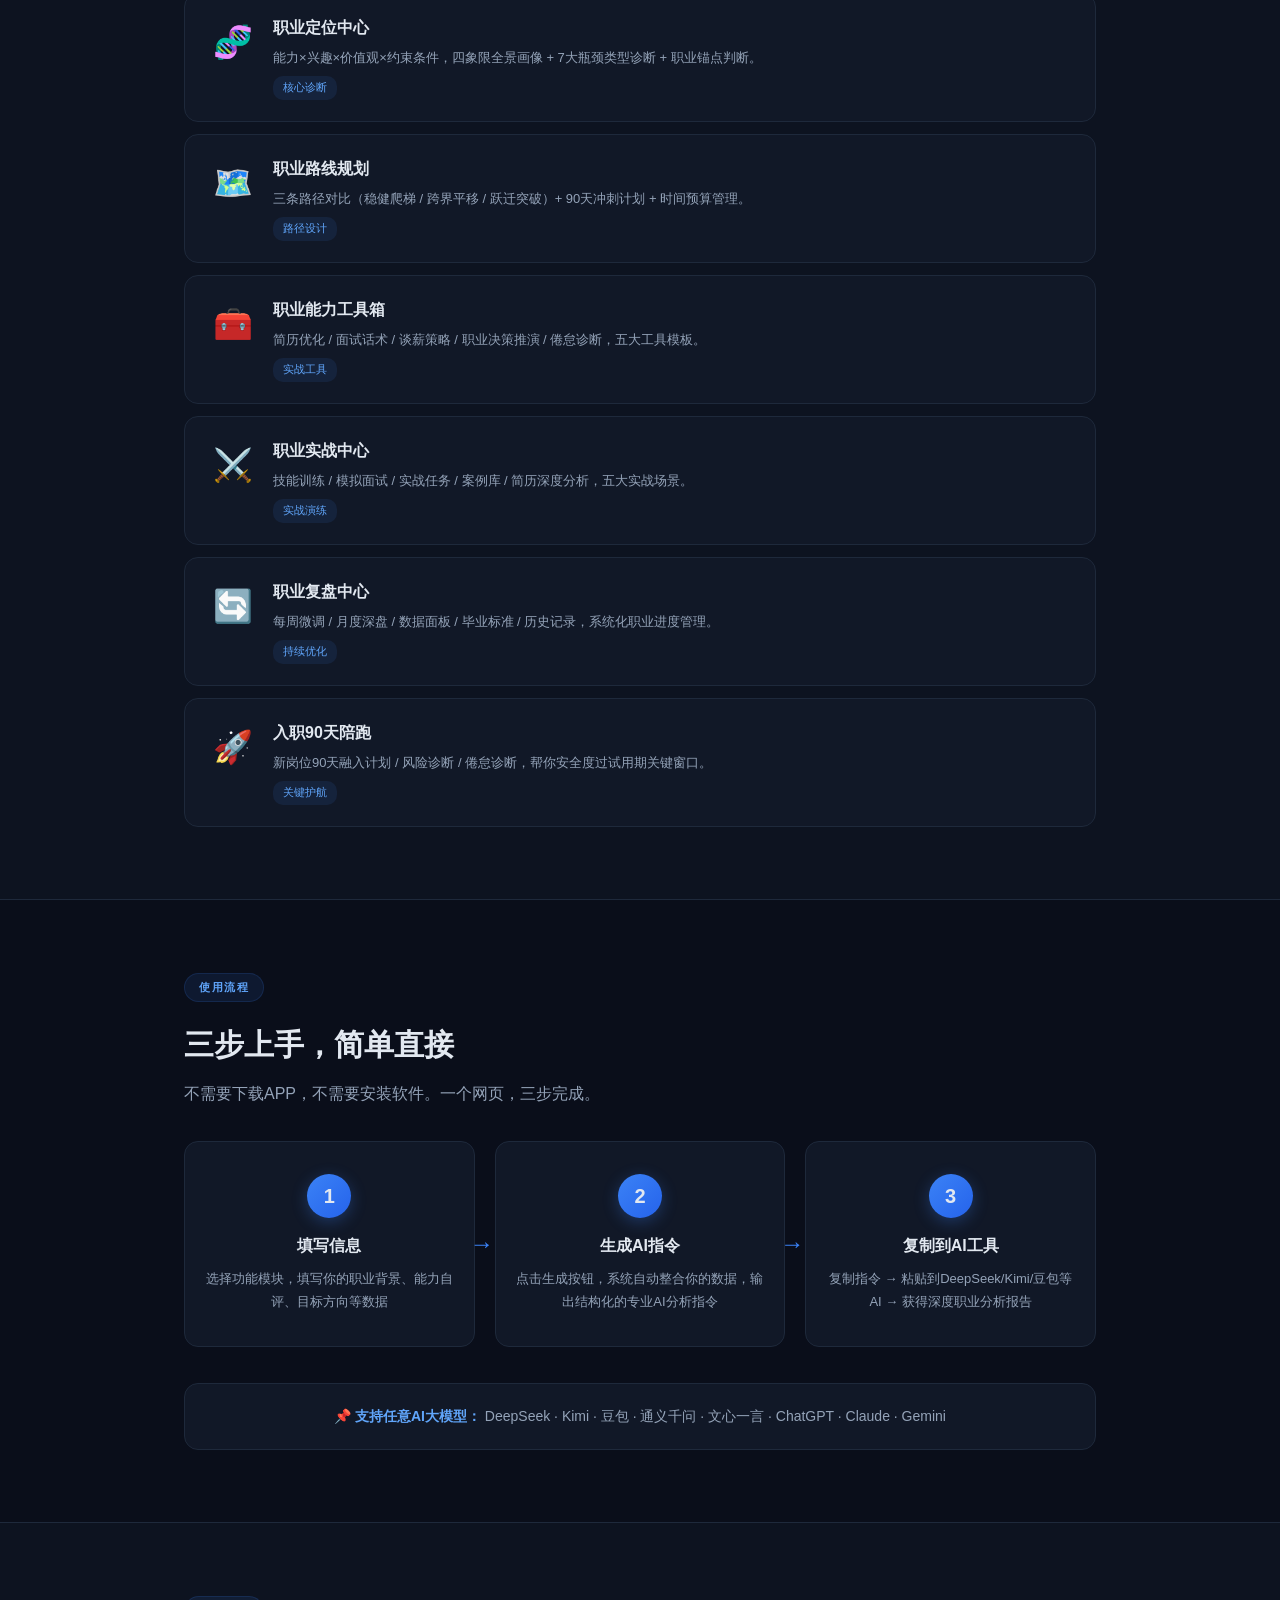
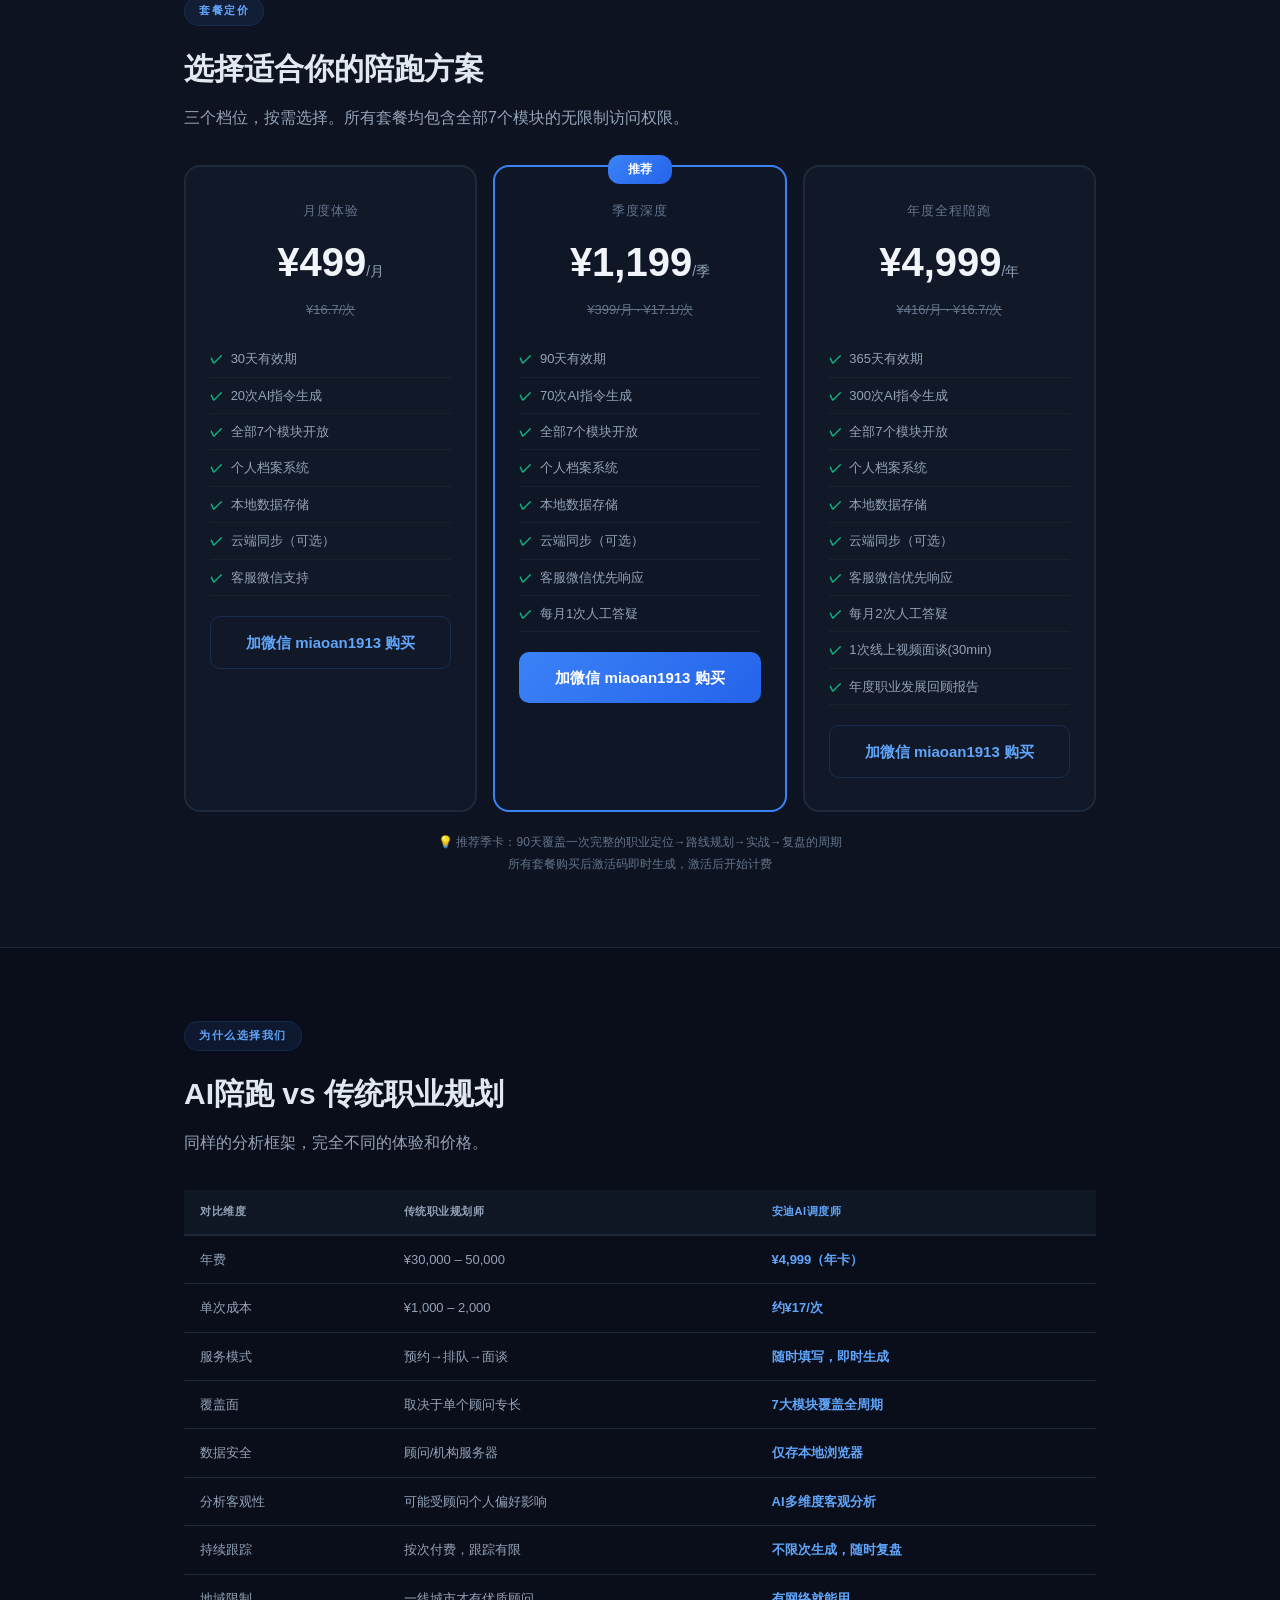
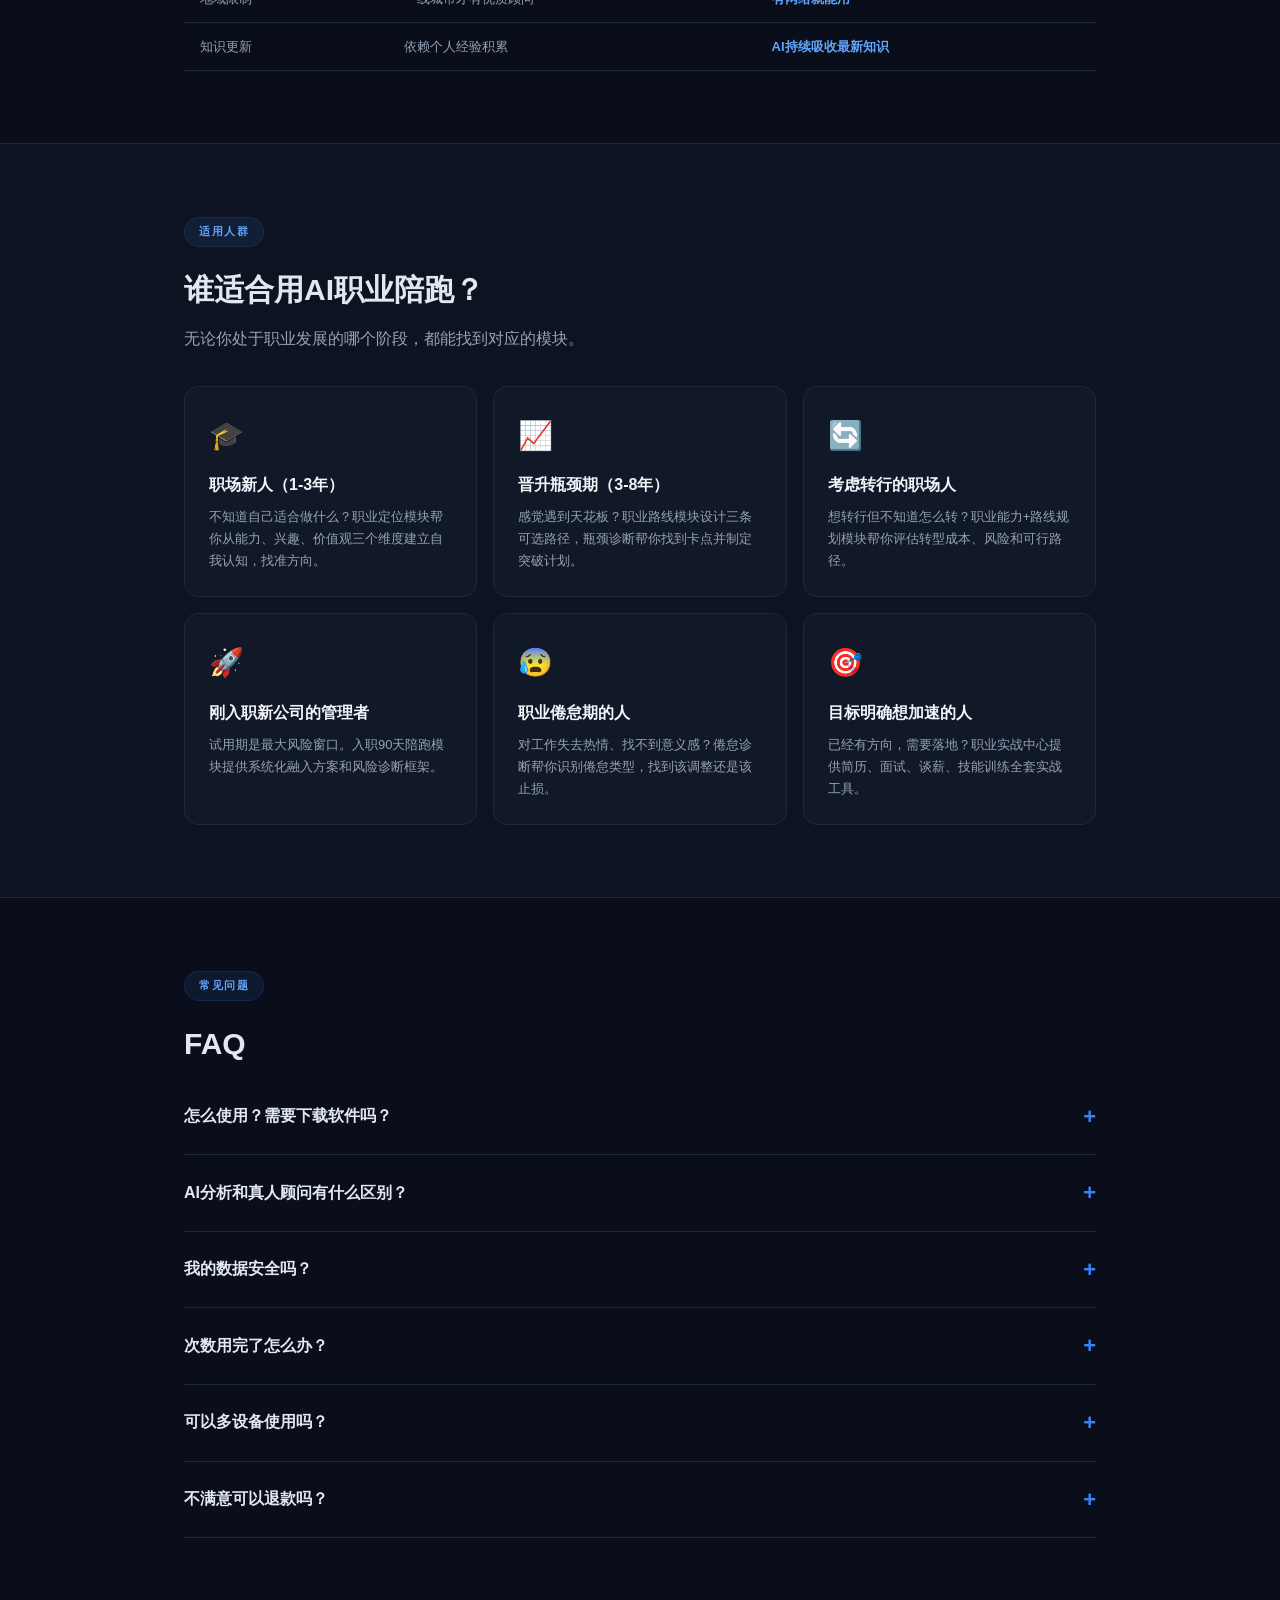
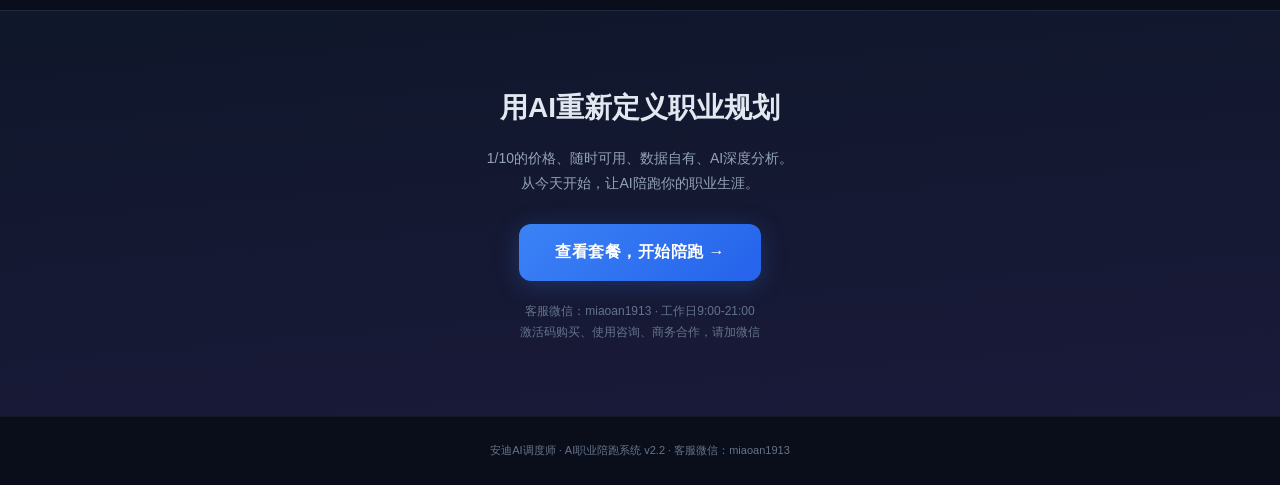
<file: 产品介绍手册.html>
<!DOCTYPE html>
<html lang="zh-CN">
<head>
<meta charset="UTF-8">
<meta name="viewport" content="width=device-width, initial-scale=1.0">
<title>安迪AI调度师 · AI职业陪跑 — 产品介绍手册</title>
<style>
:root {
  --bg: #0a0e1a; --card: #111827; --border: #1e293b;
  --primary: #3b82f6; --primary-dark: #2563eb; --primary-light: #1e3a5f;
  --accent: #8b5cf6; --accent-light: #2e1a5f;
  --success: #10b981; --success-light: #064e3b;
  --warning: #f59e0b; --warning-light: #4a3000;
  --text: #e2e8f0; --text2: #94a3b8; --text3: #64748b;
}
* { margin:0; padding:0; box-sizing:border-box; }
body {
  font-family: -apple-system, BlinkMacSystemFont, "PingFang SC", "Microsoft YaHei", "Helvetica Neue", sans-serif;
  background: var(--bg); color: var(--text); line-height: 1.8;
}

/* Hero */
.hero {
  text-align: center; padding: 80px 24px 60px;
  background: linear-gradient(175deg, #0a0e1a 0%, #0f172a 40%, #1a1a3a 100%);
  position: relative; overflow: hidden;
}
.hero::before {
  content:''; position:absolute; top:0; left:0; width:100%; height:100%;
  background: radial-gradient(ellipse 60% 50% at 50% 0%, rgba(59,130,246,.08) 0%, transparent 60%),
              radial-gradient(ellipse 40% 40% at 80% 80%, rgba(139,92,246,.05) 0%, transparent 55%);
  pointer-events:none;
}
.hero-badge {
  display:inline-block; padding:6px 18px; border:1px solid rgba(59,130,246,.25);
  border-radius:20px; font-size:12px; color:#60a5fa; letter-spacing:2px; margin-bottom:20px;
  background:rgba(59,130,246,.06);
}
.hero h1 { font-size:clamp(28px,5vw,46px); font-weight:800; letter-spacing:1px; margin-bottom:8px; }
.hero h1 span { background:linear-gradient(135deg,#60a5fa,#a78bfa); -webkit-background-clip:text; -webkit-text-fill-color:transparent; }
.hero .subtitle { font-size:18px; color:var(--text2); margin-bottom:12px; }
.hero .desc { font-size:14px; color:var(--text3); max-width:600px; margin:0 auto 32px; }
.hero .cta-row { display:flex; gap:12px; justify-content:center; flex-wrap:wrap; }
.btn-primary {
  display:inline-block; padding:14px 36px; background:linear-gradient(135deg,#3b82f6,#2563eb);
  color:#fff; border-radius:12px; font-size:16px; font-weight:600; text-decoration:none;
  transition:.2s; border:none; cursor:pointer; letter-spacing:.5px;
  box-shadow:0 4px 24px rgba(59,130,246,.25);
}
.btn-primary:hover { transform:translateY(-2px); box-shadow:0 8px 32px rgba(59,130,246,.35); }
.btn-outline {
  display:inline-block; padding:14px 36px; border:1px solid rgba(59,130,246,.25);
  color:#60a5fa; border-radius:12px; font-size:16px; font-weight:600; text-decoration:none;
  transition:.2s; cursor:pointer;
}
.btn-outline:hover { background:rgba(59,130,246,.08); border-color:rgba(59,130,246,.4); }

/* Sections */
.container { max-width:960px; margin:0 auto; padding:0 24px; }
.section { padding:72px 0; }
.section-dark { background:rgba(17,24,39,.5); border-top:1px solid var(--border); border-bottom:1px solid var(--border); }
.section-label {
  display:inline-block; padding:4px 14px; border-radius:20px; font-size:11px; font-weight:600;
  letter-spacing:1.5px; margin-bottom:16px; text-transform:uppercase;
  background:rgba(59,130,246,.1); color:#60a5fa; border:1px solid rgba(59,130,246,.15);
}
.section h2 { font-size:30px; font-weight:700; margin-bottom:8px; }
.section h3 { font-size:20px; font-weight:600; margin:24px 0 12px; color:#f1f5f9; }
.section .lead { font-size:16px; color:var(--text2); margin-bottom:32px; }

/* Value cards */
.value-grid { display:grid; grid-template-columns:repeat(auto-fit,minmax(280px,1fr)); gap:16px; }
.value-card {
  background:var(--card); border:1px solid var(--border); border-radius:14px; padding:24px;
  transition:.2s;
}
.value-card:hover { border-color:rgba(59,130,246,.25); }
.value-card .icon { font-size:28px; margin-bottom:10px; }
.value-card h4 { font-size:16px; margin-bottom:6px; color:#f1f5f9; }
.value-card p { font-size:13px; color:var(--text2); line-height:1.7; }

/* Module cards */
.module-grid { display:grid; gap:12px; }
.module-card {
  background:var(--card); border:1px solid var(--border); border-radius:14px; padding:20px 24px;
  display:flex; gap:16px; align-items:flex-start; transition:.2s;
}
.module-card:hover { border-color:rgba(59,130,246,.2); background:rgba(30,58,95,.15); }
.module-card .m-icon { font-size:32px; flex-shrink:0; width:48px; text-align:center; }
.module-card .m-info { flex:1; }
.module-card .m-info h4 { font-size:16px; margin-bottom:4px; }
.module-card .m-info p { font-size:13px; color:var(--text2); }
.module-card .m-tag {
  display:inline-block; padding:2px 10px; background:rgba(59,130,246,.1);
  border-radius:10px; font-size:11px; color:#60a5fa; margin-top:6px;
}

/* How it works */
.steps { display:grid; grid-template-columns:repeat(3,1fr); gap:20px; }
.step {
  text-align:center; padding:32px 20px; background:var(--card); border:1px solid var(--border);
  border-radius:14px; position:relative;
}
.step-num {
  width:44px; height:44px; border-radius:50%; background:linear-gradient(135deg,#3b82f6,#2563eb);
  display:flex; align-items:center; justify-content:center; font-size:20px; font-weight:700;
  margin:0 auto 14px; box-shadow:0 4px 16px rgba(59,130,246,.3);
}
.step h4 { font-size:16px; margin-bottom:6px; }
.step p { font-size:13px; color:var(--text2); }
.step-arrow { position:absolute; right:-20px; top:50%; transform:translateY(-50%); font-size:24px; color:var(--primary); }
@media(max-width:768px) { .steps { grid-template-columns:1fr; } .step-arrow { display:none; } }

/* Pricing */
.pricing-grid { display:grid; grid-template-columns:repeat(3,1fr); gap:16px; }
.price-card {
  background:var(--card); border:2px solid var(--border); border-radius:16px; padding:32px 24px;
  text-align:center; transition:.2s; position:relative;
}
.price-card.featured { border-color:var(--primary); background:rgba(30,58,95,.1); }
.price-card.featured::before {
  content:'推荐'; position:absolute; top:-12px; left:50%; transform:translateX(-50%);
  background:linear-gradient(135deg,#3b82f6,#2563eb); color:#fff; padding:4px 20px;
  border-radius:12px; font-size:12px; font-weight:600;
}
.price-card .plan-name { font-size:13px; color:var(--text3); letter-spacing:1px; margin-bottom:4px; }
.price-card .price { font-size:40px; font-weight:800; color:#f1f5f9; }
.price-card .price span { font-size:14px; color:var(--text2); font-weight:400; }
.price-card .price-original { font-size:13px; color:var(--text3); text-decoration:line-through; margin-bottom:16px; }
.price-card .plan-features { list-style:none; text-align:left; margin:20px 0; }
.price-card .plan-features li { font-size:13px; padding:6px 0; border-bottom:1px solid rgba(255,255,255,.04); color:var(--text2); }
.price-card .plan-features li::before { content:'✓ '; color:var(--success); font-weight:700; margin-right:4px; }
.price-card .btn-buy {
  display:block; width:100%; padding:12px; border-radius:10px; font-size:15px; font-weight:600;
  cursor:pointer; transition:.2s; border:none; text-align:center; text-decoration:none;
}
.price-card .btn-buy.primary { background:linear-gradient(135deg,#3b82f6,#2563eb); color:#fff; }
.price-card .btn-buy.primary:hover { transform:translateY(-1px); box-shadow:0 6px 24px rgba(59,130,246,.3); }
.price-card .btn-buy.outline { background:transparent; border:1px solid rgba(59,130,246,.2); color:#60a5fa; }
.price-card .btn-buy.outline:hover { background:rgba(59,130,246,.06); }
@media(max-width:768px) { .pricing-grid { grid-template-columns:1fr; max-width:380px; margin:0 auto; } }

/* Comparison table */
.compare-table { width:100%; border-collapse:collapse; font-size:13px; }
.compare-table th { text-align:left; padding:12px 16px; background:rgba(17,24,39,.8); color:var(--text2); font-weight:600; border-bottom:2px solid var(--border); font-size:11px; text-transform:uppercase; letter-spacing:.5px; }
.compare-table td { padding:12px 16px; border-bottom:1px solid var(--border); color:var(--text2); }
.compare-table tr:hover td { background:rgba(59,130,246,.03); }
.compare-table .check { color:var(--success); font-weight:700; }
.compare-table .cross { color:#ef4444; }
.compare-table .highlight { color:#60a5fa; font-weight:600; }

/* FAQ */
.faq-item { border-bottom:1px solid var(--border); }
.faq-q {
  padding:18px 0; font-size:16px; font-weight:600; cursor:pointer;
  display:flex; justify-content:space-between; align-items:center;
}
.faq-q::after { content:'+'; font-size:22px; color:var(--primary); }
.faq-a { padding:0 0 18px; font-size:14px; color:var(--text2); display:none; }
.faq-item.open .faq-a { display:block; }
.faq-item.open .faq-q::after { content:'−'; }

/* Footer CTA */
.cta-section {
  text-align:center; padding:72px 24px;
  background:linear-gradient(175deg, #0f172a 0%, #1a1a3a 100%);
  border-top:1px solid var(--border);
}
.cta-section h2 { font-size:28px; margin-bottom:12px; }
.cta-section p { font-size:14px; color:var(--text2); margin-bottom:28px; max-width:500px; margin-left:auto; margin-right:auto; }
.contact-info { font-size:12px; color:var(--text3); margin-top:20px; }

/* Footer */
.footer { text-align:center; padding:24px; font-size:11px; color:var(--text3); border-top:1px solid rgba(255,255,255,.04); }

@media(max-width:640px) {
  .hero { padding:48px 16px 40px; }
  .section { padding:48px 0; }
  .section h2 { font-size:24px; }
  .module-card { flex-direction:column; }
}
</style>
</head>
<body>

<!-- ============================================================
     HERO
     ============================================================ -->
<section class="hero">
  <div class="hero-badge">AI × 职业发展</div>
  <h1>安迪<span>AI调度师</span></h1>
  <p class="subtitle">AI 职业陪跑系统</p>
  <p class="desc">从诊断定位到入职落地，覆盖职业发展全周期的AI陪跑系统。<br>借助AI大模型，以1/10的成本获得比肩顶级职业规划师的专业分析。</p>
  <div class="cta-row">
    <a href="#pricing" class="btn-primary">查看套餐 →</a>
    <a href="#how-it-works" class="btn-outline">怎么用？</a>
  </div>
</section>

<!-- ============================================================
     产品概述
     ============================================================ -->
<section class="section">
  <div class="container">
    <div class="section-label">产品概述</div>
    <h2>什么是AI职业陪跑？</h2>
    <p class="lead">一个用AI大模型帮你做职业规划的工具。你填写自己的职业数据，系统生成专业的AI指令，复制粘贴到 DeepSeek / Kimi / 豆包等AI工具，即可获得深度职业分析报告。</p>

    <div class="value-grid">
      <div class="value-card">
        <div class="icon">💰</div>
        <h4>1/10的价格</h4>
        <p>传统职业规划师年费3-5万，AI陪跑年卡仅¥4,999。同样的分析框架，用AI完成。</p>
      </div>
      <div class="value-card">
        <div class="icon">⚡</div>
        <h4>即时可用</h4>
        <p>不用预约、不用排队、不用等顾问回复。随时填写数据，即时生成AI指令。</p>
      </div>
      <div class="value-card">
        <div class="icon">🔒</div>
        <h4>数据自有</h4>
        <p>所有职业数据仅存储在本地浏览器和你的云端同步中，不上传任何第三方服务器。</p>
      </div>
      <div class="value-card">
        <div class="icon">🎯</div>
        <h4>7大模块全覆盖</h4>
        <p>从职业定位到入职陪跑，覆盖职业发展每个关键节点，一套系统管全程。</p>
      </div>
      <div class="value-card">
        <div class="icon">🤖</div>
        <h4>AI深度融合</h4>
        <p>不是简单的问答机器人。系统整合你的完整档案，生成结构化的专业分析指令。</p>
      </div>
      <div class="value-card">
        <div class="icon">🔄</div>
        <h4>持续陪跑</h4>
        <p>职业发展是长期过程。每周复盘、每月调整、每季度战略审视，系统持续支持。</p>
      </div>
    </div>
  </div>
</section>

<!-- ============================================================
     七大模块
     ============================================================ -->
<section class="section section-dark">
  <div class="container">
    <div class="section-label">功能模块</div>
    <h2>七大模块 · 职业发展全覆盖</h2>
    <p class="lead">每个模块都是一套完整的分析框架，AI根据你的数据生成专业指令。</p>

    <div class="module-grid">

      <div class="module-card">
        <div class="m-icon">👤</div>
        <div class="m-info">
          <h4>个人档案</h4>
          <p>建立你的职业背景档案。所有模块自动调用档案数据，分析更精准。</p>
          <span class="m-tag">基础模块</span>
        </div>
      </div>

      <div class="module-card">
        <div class="m-icon">🧬</div>
        <div class="m-info">
          <h4>职业定位中心</h4>
          <p>能力×兴趣×价值观×约束条件，四象限全景画像 + 7大瓶颈类型诊断 + 职业锚点判断。</p>
          <span class="m-tag">核心诊断</span>
        </div>
      </div>

      <div class="module-card">
        <div class="m-icon">🗺️</div>
        <div class="m-info">
          <h4>职业路线规划</h4>
          <p>三条路径对比（稳健爬梯 / 跨界平移 / 跃迁突破）+ 90天冲刺计划 + 时间预算管理。</p>
          <span class="m-tag">路径设计</span>
        </div>
      </div>

      <div class="module-card">
        <div class="m-icon">🧰</div>
        <div class="m-info">
          <h4>职业能力工具箱</h4>
          <p>简历优化 / 面试话术 / 谈薪策略 / 职业决策推演 / 倦怠诊断，五大工具模板。</p>
          <span class="m-tag">实战工具</span>
        </div>
      </div>

      <div class="module-card">
        <div class="m-icon">⚔️</div>
        <div class="m-info">
          <h4>职业实战中心</h4>
          <p>技能训练 / 模拟面试 / 实战任务 / 案例库 / 简历深度分析，五大实战场景。</p>
          <span class="m-tag">实战演练</span>
        </div>
      </div>

      <div class="module-card">
        <div class="m-icon">🔄</div>
        <div class="m-info">
          <h4>职业复盘中心</h4>
          <p>每周微调 / 月度深盘 / 数据面板 / 毕业标准 / 历史记录，系统化职业进度管理。</p>
          <span class="m-tag">持续优化</span>
        </div>
      </div>

      <div class="module-card">
        <div class="m-icon">🚀</div>
        <div class="m-info">
          <h4>入职90天陪跑</h4>
          <p>新岗位90天融入计划 / 风险诊断 / 倦怠诊断，帮你安全度过试用期关键窗口。</p>
          <span class="m-tag">关键护航</span>
        </div>
      </div>

    </div>
  </div>
</section>

<!-- ============================================================
     使用流程
     ============================================================ -->
<section class="section" id="how-it-works">
  <div class="container">
    <div class="section-label">使用流程</div>
    <h2>三步上手，简单直接</h2>
    <p class="lead">不需要下载APP，不需要安装软件。一个网页，三步完成。</p>

    <div class="steps">
      <div class="step">
        <div class="step-num">1</div>
        <h4>填写信息</h4>
        <p>选择功能模块，填写你的职业背景、能力自评、目标方向等数据</p>
        <span class="step-arrow">→</span>
      </div>
      <div class="step">
        <div class="step-num">2</div>
        <h4>生成AI指令</h4>
        <p>点击生成按钮，系统自动整合你的数据，输出结构化的专业AI分析指令</p>
        <span class="step-arrow">→</span>
      </div>
      <div class="step">
        <div class="step-num">3</div>
        <h4>复制到AI工具</h4>
        <p>复制指令 → 粘贴到DeepSeek/Kimi/豆包等AI → 获得深度职业分析报告</p>
      </div>
    </div>

    <div style="text-align:center;margin-top:36px;padding:20px;background:var(--card);border:1px solid var(--border);border-radius:14px;">
      <p style="font-size:14px;color:var(--text2);">
        <strong style="color:#60a5fa;">📌 支持任意AI大模型：</strong>
        DeepSeek · Kimi · 豆包 · 通义千问 · 文心一言 · ChatGPT · Claude · Gemini
      </p>
    </div>
  </div>
</section>

<!-- ============================================================
     套餐定价
     ============================================================ -->
<section class="section section-dark" id="pricing">
  <div class="container">
    <div class="section-label">套餐定价</div>
    <h2>选择适合你的陪跑方案</h2>
    <p class="lead">三个档位，按需选择。所有套餐均包含全部7个模块的无限制访问权限。</p>

    <div class="pricing-grid">

      <!-- 月卡 -->
      <div class="price-card">
        <div class="plan-name">月度体验</div>
        <div class="price">¥499<span>/月</span></div>
        <div class="price-original">¥16.7/次</div>
        <ul class="plan-features">
          <li>30天有效期</li>
          <li>20次AI指令生成</li>
          <li>全部7个模块开放</li>
          <li>个人档案系统</li>
          <li>本地数据存储</li>
          <li>云端同步（可选）</li>
          <li>客服微信支持</li>
        </ul>
        <a class="btn-buy outline" href="#">加微信 miaoan1913 购买</a>
      </div>

      <!-- 季卡 -->
      <div class="price-card featured">
        <div class="plan-name">季度深度</div>
        <div class="price">¥1,199<span>/季</span></div>
        <div class="price-original">¥399/月 · ¥17.1/次</div>
        <ul class="plan-features">
          <li>90天有效期</li>
          <li>70次AI指令生成</li>
          <li>全部7个模块开放</li>
          <li>个人档案系统</li>
          <li>本地数据存储</li>
          <li>云端同步（可选）</li>
          <li>客服微信优先响应</li>
          <li>每月1次人工答疑</li>
        </ul>
        <a class="btn-buy primary" href="#">加微信 miaoan1913 购买</a>
      </div>

      <!-- 年卡 -->
      <div class="price-card">
        <div class="plan-name">年度全程陪跑</div>
        <div class="price">¥4,999<span>/年</span></div>
        <div class="price-original">¥416/月 · ¥16.7/次</div>
        <ul class="plan-features">
          <li>365天有效期</li>
          <li>300次AI指令生成</li>
          <li>全部7个模块开放</li>
          <li>个人档案系统</li>
          <li>本地数据存储</li>
          <li>云端同步（可选）</li>
          <li>客服微信优先响应</li>
          <li>每月2次人工答疑</li>
          <li>1次线上视频面谈(30min)</li>
          <li>年度职业发展回顾报告</li>
        </ul>
        <a class="btn-buy outline" href="#">加微信 miaoan1913 购买</a>
      </div>

    </div>

    <p style="text-align:center;margin-top:20px;font-size:12px;color:var(--text3);">
      💡 推荐季卡：90天覆盖一次完整的职业定位→路线规划→实战→复盘的周期<br>
      所有套餐购买后激活码即时生成，激活后开始计费
    </p>
  </div>
</section>

<!-- ============================================================
     对比表
     ============================================================ -->
<section class="section">
  <div class="container">
    <div class="section-label">为什么选择我们</div>
    <h2>AI陪跑 vs 传统职业规划</h2>
    <p class="lead">同样的分析框架，完全不同的体验和价格。</p>

    <div style="overflow-x:auto;">
    <table class="compare-table">
      <thead>
        <tr>
          <th>对比维度</th>
          <th>传统职业规划师</th>
          <th style="color:#60a5fa;">安迪AI调度师</th>
        </tr>
      </thead>
      <tbody>
        <tr><td>年费</td><td>¥30,000 – 50,000</td><td class="highlight">¥4,999（年卡）</td></tr>
        <tr><td>单次成本</td><td>¥1,000 – 2,000</td><td class="highlight">约¥17/次</td></tr>
        <tr><td>服务模式</td><td>预约→排队→面谈</td><td class="highlight">随时填写，即时生成</td></tr>
        <tr><td>覆盖面</td><td>取决于单个顾问专长</td><td class="highlight">7大模块覆盖全周期</td></tr>
        <tr><td>数据安全</td><td>顾问/机构服务器</td><td class="highlight">仅存本地浏览器</td></tr>
        <tr><td>分析客观性</td><td>可能受顾问个人偏好影响</td><td class="highlight">AI多维度客观分析</td></tr>
        <tr><td>持续跟踪</td><td>按次付费，跟踪有限</td><td class="highlight">不限次生成，随时复盘</td></tr>
        <tr><td>地域限制</td><td>一线城市才有优质顾问</td><td class="highlight">有网络就能用</td></tr>
        <tr><td>知识更新</td><td>依赖个人经验积累</td><td class="highlight">AI持续吸收最新知识</td></tr>
      </tbody>
    </table>
    </div>
  </div>
</section>

<!-- ============================================================
     适用人群
     ============================================================ -->
<section class="section section-dark">
  <div class="container">
    <div class="section-label">适用人群</div>
    <h2>谁适合用AI职业陪跑？</h2>
    <p class="lead">无论你处于职业发展的哪个阶段，都能找到对应的模块。</p>

    <div class="value-grid">
      <div class="value-card">
        <div class="icon">🎓</div>
        <h4>职场新人（1-3年）</h4>
        <p>不知道自己适合做什么？职业定位模块帮你从能力、兴趣、价值观三个维度建立自我认知，找准方向。</p>
      </div>
      <div class="value-card">
        <div class="icon">📈</div>
        <h4>晋升瓶颈期（3-8年）</h4>
        <p>感觉遇到天花板？职业路线模块设计三条可选路径，瓶颈诊断帮你找到卡点并制定突破计划。</p>
      </div>
      <div class="value-card">
        <div class="icon">🔄</div>
        <h4>考虑转行的职场人</h4>
        <p>想转行但不知道怎么转？职业能力+路线规划模块帮你评估转型成本、风险和可行路径。</p>
      </div>
      <div class="value-card">
        <div class="icon">🚀</div>
        <h4>刚入职新公司的管理者</h4>
        <p>试用期是最大风险窗口。入职90天陪跑模块提供系统化融入方案和风险诊断框架。</p>
      </div>
      <div class="value-card">
        <div class="icon">😰</div>
        <h4>职业倦怠期的人</h4>
        <p>对工作失去热情、找不到意义感？倦怠诊断帮你识别倦怠类型，找到该调整还是该止损。</p>
      </div>
      <div class="value-card">
        <div class="icon">🎯</div>
        <h4>目标明确想加速的人</h4>
        <p>已经有方向，需要落地？职业实战中心提供简历、面试、谈薪、技能训练全套实战工具。</p>
      </div>
    </div>
  </div>
</section>

<!-- ============================================================
     FAQ
     ============================================================ -->
<section class="section">
  <div class="container">
    <div class="section-label">常见问题</div>
    <h2>FAQ</h2>

    <div class="faq-item">
      <div class="faq-q">怎么使用？需要下载软件吗？</div>
      <div class="faq-a">不需要。打开网页，输入激活码即可使用。选择功能模块 → 填写你的数据 → 点击"生成AI指令"→ 复制指令 → 粘贴到DeepSeek/Kimi/豆包等任意AI工具 → AI输出分析报告。全程浏览器操作，无需安装任何软件。</div>
    </div>
    <div class="faq-item">
      <div class="faq-q">AI分析和真人顾问有什么区别？</div>
      <div class="faq-a">我们的AI指令是基于职业规划专业框架设计的，结合了Schein职业锚理论、SWOT分析、能力-兴趣-价值观三维评估等经典方法论。AI会给诚实、系统的分析。区别在于：AI不会为了让你续费而说好话，也不会因为个人偏好而产生偏见。但AI也不提供情感安慰——它给你的是专业分析，不是心理按摩。</div>
    </div>
    <div class="faq-item">
      <div class="faq-q">我的数据安全吗？</div>
      <div class="faq-a">所有职业数据（档案、自评、报告等）仅保存在你的浏览器本地存储中。如果开启云端同步，数据存储在你自己的GitHub账号下。系统本身不上传任何数据到第三方服务器。你的职业数据完全由你掌控。</div>
    </div>
    <div class="faq-item">
      <div class="faq-q">次数用完了怎么办？</div>
      <div class="faq-a">次数指"生成AI指令"的次数。用完可以购买新卡续费，次数和天数都会叠加。建议按需选择套餐：轻度用户选月卡(20次)，中度用户选季卡(70次)，重度用户选年卡(300次，约每天0.82次)。</div>
    </div>
    <div class="faq-item">
      <div class="faq-q">可以多设备使用吗？</div>
      <div class="faq-a">可以。开通云端同步后，你的激活状态和职业数据会自动在不同设备间同步（电脑/手机/平板）。切换设备时只需重新登录云端同步即可。</div>
    </div>
    <div class="faq-item">
      <div class="faq-q">不满意可以退款吗？</div>
      <div class="faq-a">激活码一旦激活即开始计费，不支持退款。建议先了解产品功能后再购买。你可以先试用免费体验卡（如有），或查看产品介绍手册确认是否适合你的需求。</div>
    </div>
  </div>
</section>

<!-- ============================================================
     CTA
     ============================================================ -->
<section class="cta-section">
  <h2>用AI重新定义职业规划</h2>
  <p>1/10的价格、随时可用、数据自有、AI深度分析。<br>从今天开始，让AI陪跑你的职业生涯。</p>
  <a href="#pricing" class="btn-primary">查看套餐，开始陪跑 →</a>
  <div class="contact-info">
    客服微信：miaoan1913 · 工作日9:00-21:00<br>
    激活码购买、使用咨询、商务合作，请加微信
  </div>
</section>

<footer class="footer">
  安迪AI调度师 · AI职业陪跑系统 v2.2 · 客服微信：miaoan1913
</footer>

<script>
// FAQ toggle
document.querySelectorAll('.faq-q').forEach(function(q) {
  q.addEventListener('click', function() {
    this.parentElement.classList.toggle('open');
  });
});
</script>

</body>
</html>
</file>
<file: css/styles.css>
/* 安迪·职业陪跑 v3.0 — 全局样式 */
:root {
  --primary: #2563eb; --primary-dark: #1d4ed8; --primary-light: #dbeafe;
  --accent: #7c3aed; --accent-light: #ede9fe;
  --success: #059669; --success-light: #d1fae5;
  --warning: #d97706; --warning-light: #fef3c7;
  --danger: #dc2626; --danger-light: #fee2e2;
  --bg: #f1f5f9; --bg-white: #ffffff;
  --bg-sidebar: #0f172a; --bg-sidebar-hover: #1e293b; --bg-sidebar-active: #1e3a5f;
  --text-primary: #0f172a; --text-secondary: #334155; --text-muted: #475569;
  --text-sidebar: #cbd5e1; --text-sidebar-active: #ffffff;
  --border: #cbd5e1; --border-light: #e2e8f0;
  --shadow-sm: 0 1px 2px rgba(0,0,0,0.05);
  --shadow: 0 1px 3px rgba(0,0,0,0.1);
  --shadow-md: 0 4px 6px rgba(0,0,0,0.07);
  --shadow-lg: 0 10px 15px rgba(0,0,0,0.1);
  --radius-sm: 6px; --radius: 10px; --radius-lg: 16px;
  --sidebar-width: 240px;
}
* { margin:0; padding:0; box-sizing:border-box; }
body {
  font-family: -apple-system, BlinkMacSystemFont, "PingFang SC", "Microsoft YaHei", "Helvetica Neue", sans-serif;
  background: var(--bg); color: var(--text-primary); line-height: 1.6;
  display: flex; min-height: 100vh;
}

/* === 侧边栏 === */
.sidebar {
  width: var(--sidebar-width); background: var(--bg-sidebar); color: var(--text-sidebar);
  position: fixed; top:0; left:0; bottom:0; z-index:100; display:flex; flex-direction:column; overflow-y:auto;
}
.sidebar-header { padding: 22px 18px; border-bottom: 1px solid rgba(255,255,255,0.06); }
.sidebar-logo { display:flex; align-items:center; gap:10px; font-size:17px; font-weight:700; color:#fff; text-decoration:none; }
.sidebar-logo .logo-icon { width:34px; height:34px; background:linear-gradient(135deg,var(--primary),var(--accent)); border-radius:var(--radius); display:flex; align-items:center; justify-content:center; font-size:18px; }
.sidebar-subtitle { font-size:11px; color:#cbd5e1; margin-top:3px; padding-left:44px; }
.sidebar-nav { flex:1; padding:14px 10px; }
.nav-section-title { font-size:11px; text-transform:uppercase; letter-spacing:0.1em; color:#94a3b8; padding:14px 10px 6px; font-weight:600; }
.nav-item {
  display:flex; align-items:center; gap:9px; padding:10px 10px; border-radius:var(--radius-sm);
  cursor:pointer; transition:all 0.15s; font-size:13px; color:var(--text-sidebar);
  border:none; background:none; width:100%; text-align:left; margin-bottom:1px;
}
.nav-item:hover { background:var(--bg-sidebar-hover); color:var(--text-sidebar-active); }
.nav-item.active { background:var(--bg-sidebar-active); color:var(--text-sidebar-active); font-weight:600; }
.nav-icon { font-size:17px; width:22px; text-align:center; flex-shrink:0; }
.nav-badge-free { font-size:10px; background:#22c55e; color:#fff; padding:1px 6px; border-radius:10px; margin-left:auto; white-space:nowrap; }
.nav-badge-link { font-size:10px; color:#94a3b8; margin-left:auto; white-space:nowrap; }

/* === 主内容 === */
.main-content { margin-left: var(--sidebar-width); flex:1; min-height:100vh; }
.module-content { display:none; padding:28px 36px; max-width:1200px; margin:0 auto; }
.module-content.active { display:block; }
.module-header { margin-bottom:28px; }
.module-title { font-size:26px; font-weight:700; margin-bottom:4px; }
.module-desc { font-size:14px; color:var(--text-secondary); line-height:1.6; }

/* === 通用组件 === */
label { font-weight:500; color:var(--text-primary); }
.card { background:var(--bg-white); border-radius:var(--radius-lg); padding:22px; margin-bottom:18px; border:1px solid var(--border); box-shadow:var(--shadow-sm); }
.card h3 { font-size:17px; color:var(--text-primary); margin-bottom:8px; }
.section-note { font-size:13px; color:var(--text-muted); margin-bottom:14px; line-height:1.5; }
.report-card { background:var(--bg-white); border-radius:var(--radius-lg); padding:26px; margin:18px 0; border:1px solid var(--border); box-shadow:var(--shadow-md); }
.report-card h2 { font-size:22px; margin-bottom:16px; }
.report-card h3 { font-size:17px; margin:18px 0 10px; color:var(--text-primary); }
.report-card h4 { font-size:15px; margin:14px 0 8px; }
.report-block { margin-bottom:18px; padding-bottom:18px; border-bottom:1px solid var(--border-light); }
.report-tags { display:flex; gap:8px; flex-wrap:wrap; margin:8px 0; }
.report-tag { padding:5px 14px; border-radius:20px; font-size:13px; font-weight:600; }
.report-tag.strength { background:var(--primary-light); color:var(--primary); }
.report-tag.interest { background:var(--accent-light); color:var(--accent); }
.report-warning { background:var(--warning-light); border-radius:var(--radius); padding:16px; }
.report-next-step { background:var(--primary-light); border-radius:var(--radius); padding:16px; }
.report-date { font-size:12px; color:var(--text-muted); }
.report-title-row { display:flex; justify-content:space-between; align-items:center; }
.report-grid-2col { display:grid; grid-template-columns:1fr 1fr; gap:18px; }
.text-muted { color:var(--text-muted); font-style:italic; }

/* === 按钮 === */
.btn { display:inline-flex; align-items:center; gap:6px; padding:10px 20px; border-radius:var(--radius); font-size:14px; font-weight:500; cursor:pointer; border:1px solid transparent; transition:all 0.15s; white-space:nowrap; }
.btn-primary { background:var(--primary); color:#fff; }
.btn-primary:hover { background:var(--primary-dark); box-shadow:var(--shadow-md); }
.btn-secondary { background:var(--bg-white); color:var(--text-primary); border-color:var(--border); }
.btn-sm { padding:5px 10px; font-size:12px; border-radius:var(--radius-sm); }
.data-table { width:100%; border-collapse:collapse; font-size:13px; margin:12px 0; }
.data-table th { background:var(--bg); padding:9px 12px; text-align:left; font-weight:600; color:var(--text-secondary); font-size:11px; text-transform:uppercase; border-bottom:2px solid var(--border); }
.data-table td { padding:9px 12px; border-bottom:1px solid var(--border-light); }
.data-table tr:hover td { background:var(--primary-light); }

/* === 模块1：职业定位 === */
.quadrant-card { background:var(--bg-white); border:2px solid var(--border); border-radius:var(--radius-lg); padding:22px; margin-bottom:16px; }
.quadrant-header { display:flex; align-items:center; gap:12px; margin-bottom:14px; }
.quad-icon { font-size:28px; }
.quad-question { font-size:13px; color:var(--text-secondary); font-style:italic; }
.quad-dimensions { display:grid; grid-template-columns:repeat(auto-fill, minmax(280px, 1fr)); gap:12px; }
.quad-dim-item { padding:14px; background:var(--bg); border-radius:var(--radius-sm); }
.qdi-header { display:flex; justify-content:space-between; align-items:center; margin-bottom:4px; }
.qdi-name { font-weight:600; font-size:13px; }
.qdi-score { font-size:16px; font-weight:700; color:var(--primary); }
.qdi-desc { font-size:11px; color:var(--text-muted); margin-bottom:8px; }
.quad-slider { width:100%; height:6px; -webkit-appearance:none; background:linear-gradient(to right, var(--primary-light), var(--primary)); border-radius:3px; outline:none; }
.quad-slider::-webkit-slider-thumb { -webkit-appearance:none; width:18px; height:18px; border-radius:50%; background:var(--primary); cursor:pointer; border:2px solid white; box-shadow:var(--shadow); }
.range-labels { display:flex; justify-content:space-between; font-size:11px; color:var(--text-muted); margin-top:3px; }
.qdi-input { width:100%; padding:6px 10px; border:1px solid var(--border); border-radius:var(--radius-sm); font-size:12px; margin-top:6px; }

/* 资产盘点 */
.asset-section { margin-bottom:16px; }
.asset-section h4 { font-size:15px; color:var(--primary); margin-bottom:10px; }
.asset-item { margin-bottom:10px; }
.asset-item label { font-weight:600; font-size:13px; display:block; margin-bottom:2px; }
.asset-prompt { font-size:12px; color:var(--text-muted); margin-bottom:4px; }
.asset-textarea { width:100%; padding:10px 12px; border:1px solid var(--border); border-radius:var(--radius-sm); font-size:13px; resize:vertical; font-family:inherit; }

/* 目标澄清 */
.goal-section { margin-bottom:18px; }
.goal-section h4 { color:var(--primary); margin-bottom:8px; }
.goal-select { width:100%; padding:10px 14px; border:1px solid var(--border); border-radius:var(--radius-sm); font-size:14px; margin-bottom:10px; }
.goal-prompt { margin-bottom:8px; }
.goal-prompt label { font-size:13px; color:var(--text-secondary); display:block; margin-bottom:3px; }
.goal-input, .risk-input { width:100%; padding:9px 12px; border:1px solid var(--border); border-radius:var(--radius-sm); font-size:13px; }

/* 风险 */
.risk-prompt { margin-bottom:8px; }
.risk-prompt label { font-size:13px; font-weight:600; display:block; }
.redline-item { padding:10px; background:var(--danger-light); border-radius:var(--radius-sm); margin-bottom:8px; }
.redline-item strong { color:var(--danger); display:block; }
.redline-examples { font-size:12px; color:var(--text-muted); display:block; margin:3px 0; }

/* 价值观条 */
.values-bar { display:flex; flex-direction:column; gap:8px; }
.value-bar-item { display:flex; align-items:center; gap:10px; }
.vbi-rank { font-weight:700; color:var(--primary); width:28px; }
.vbi-name { font-size:13px; font-weight:600; min-width:70px; }
.vbi-bar { flex:1; height:8px; background:var(--bg); border-radius:4px; overflow:hidden; }
.vbi-fill { height:100%; background:linear-gradient(90deg, var(--primary), var(--accent)); border-radius:4px; }

/* === 模块2：职业路线 === */
.path-card { background:var(--bg-white); border:2px solid var(--border); border-radius:var(--radius-lg); padding:22px; margin-bottom:14px; transition:all 0.2s; }
.path-card.selected { border-color:var(--primary); background:var(--primary-light); }
.path-card-top { display:flex; align-items:center; gap:10px; margin-bottom:8px; }
.path-badge { font-weight:700; font-size:14px; padding:4px 12px; border-radius:20px; }
.path-badge.promotion { background:var(--success-light); color:var(--success); }
.path-badge.switch { background:var(--primary-light); color:var(--primary); }
.path-badge.transform { background:var(--accent-light); color:var(--accent); }
.path-risk { font-size:11px; padding:2px 10px; border-radius:12px; font-weight:600; }
.risk-low { background:var(--success-light); color:var(--success); }
.risk-mid { background:var(--warning-light); color:var(--warning); }
.risk-high { background:var(--danger-light); color:var(--danger); }
.path-subtitle { font-size:14px; color:var(--text-secondary); margin-bottom:8px; }
.path-meta-row { display:flex; gap:14px; font-size:13px; color:var(--text-secondary); margin-bottom:10px; flex-wrap:wrap; }
.path-details { display:grid; grid-template-columns:1fr 1fr; gap:16px; }
.path-moves h5, .pros h5, .cons h5 { font-size:13px; margin-bottom:6px; }
.path-moves ol { padding-left:20px; font-size:13px; }
.path-moves li { margin-bottom:4px; }
.pros ul, .cons ul { padding-left:18px; font-size:13px; }
.pros li { color:var(--success); margin-bottom:3px; }
.cons li { color:var(--danger); margin-bottom:3px; }

/* 90天冲刺 */
.sprint-phase { background:var(--bg-white); border:1px solid var(--border); border-radius:var(--radius-lg); padding:20px; margin-bottom:16px; }
.sprint-phase-header { margin-bottom:14px; padding-bottom:12px; border-bottom:2px solid var(--primary-light); }
.sprint-phase-header h4 { font-size:17px; margin-bottom:4px; }
.sprint-goal { font-size:13px; color:var(--primary); font-weight:500; display:block; }
.sprint-hours { font-size:12px; color:var(--text-muted); }
.sprint-milestones { display:grid; grid-template-columns:repeat(auto-fill, minmax(240px, 1fr)); gap:10px; }
.sprint-ms { background:var(--bg); border-radius:var(--radius-sm); padding:14px; }
.sms-week { font-weight:700; font-size:12px; color:var(--primary); margin-bottom:4px; }
.sms-task { font-size:13px; margin-bottom:6px; }
.sms-deliverable { font-size:11px; color:var(--text-muted); background:white; padding:4px 8px; border-radius:4px; }

/* === 模块3：职业能力 === */
.toolkit-tabs { display:flex; gap:6px; margin-bottom:18px; flex-wrap:wrap; }
.tk-tab { padding:9px 18px; border-radius:var(--radius); font-size:13px; font-weight:500; cursor:pointer; border:1px solid var(--border); background:var(--bg-white); transition:all 0.15s; }
.tk-tab:hover { border-color:var(--primary); }
.tk-tab.active { background:var(--primary); color:#fff; border-color:var(--primary); }
.toolkit-template-card { background:var(--bg-white); border:1px solid var(--border); border-radius:var(--radius); margin-bottom:12px; overflow:hidden; }
.ttc-header { display:flex; justify-content:space-between; align-items:center; padding:14px 18px; cursor:pointer; background:var(--bg); }
.ttc-header h4 { font-size:15px; }
.expand-icon { font-size:12px; transition:transform 0.2s; }
.toolkit-template-card.expanded .expand-icon { transform:rotate(180deg); }
.ttc-body { display:none; padding:18px; }
.toolkit-template-card.expanded .ttc-body { display:block; }
.tt-step { margin-bottom:12px; }
.tt-step strong { font-size:14px; color:var(--primary); display:block; margin-bottom:4px; }
.tt-step ul { padding-left:20px; }
.tt-step li { font-size:13px; margin-bottom:3px; }
.tt-input, .tt-num { padding:6px 10px; border:1px solid var(--border); border-radius:var(--radius-sm); font-size:13px; margin:3px 0; width:100%; }
.tt-textarea { width:100%; padding:10px; border:1px solid var(--border); border-radius:var(--radius-sm); font-size:13px; resize:vertical; font-family:inherit; margin:6px 0; }
.tt-scenario { margin-bottom:14px; }
.tt-scenario strong { color:var(--primary); }
.tt-framework { padding:10px 14px; background:var(--bg); border-radius:var(--radius-sm); margin-top:6px; font-size:13px; white-space:pre-wrap; }

/* === 模块4：职业实战 === */
.combat-card { background:var(--bg-white); border:1px solid var(--border); border-radius:var(--radius); padding:18px; margin-bottom:14px; }
.combat-card h4 { font-size:16px; margin-bottom:10px; }
.skill-module { margin:10px 0; padding-left:8px; border-left:3px solid var(--primary-light); }
.skill-module strong { color:var(--primary); }
.skill-module ul { padding-left:20px; }
.skill-module li { font-size:13px; margin-bottom:3px; }
.interview-mode { padding:10px 14px; background:var(--bg); border-radius:var(--radius-sm); margin:6px 0; font-size:14px; }
.qb-sections { display:flex; flex-direction:column; gap:14px; }
.qb-section h5 { font-size:14px; color:var(--primary); margin-bottom:6px; }
.qb-item { padding:10px 14px; border:1px solid var(--border); border-radius:var(--radius-sm); cursor:pointer; margin:4px 0; transition:border-color 0.15s; }
.qb-item:hover { border-color:var(--primary); }
.qb-item.expanded .qb-hint { display:block !important; }
.qb-q { font-size:13px; font-weight:500; }
.qb-hint { margin-top:8px; padding-top:8px; border-top:1px solid var(--border-light); font-size:13px; color:var(--text-secondary); }

.case-card { border-left:4px solid var(--primary); }
.case-detail { font-size:13px; margin-bottom:4px; }
.case-lessons { margin-top:10px; padding:12px; background:var(--primary-light); border-radius:var(--radius-sm); }
.case-lessons ul { padding-left:20px; }

.resume-textarea { width:100%; min-height:200px; padding:14px; border:2px solid var(--border); border-radius:var(--radius); font-size:13px; line-height:1.8; resize:vertical; font-family:inherit; }
.resume-textarea:focus { outline:none; border-color:var(--primary); }
.resume-meta-row { display:flex; gap:10px; margin:10px 0; }
.resume-meta-row select { padding:8px 14px; border:1px solid var(--border); border-radius:var(--radius-sm); font-size:13px; }

.score-overall { text-align:center; font-size:20px; margin:12px 0; }
.score-row { display:flex; align-items:center; gap:10px; margin:8px 0; }
.score-row > span:first-child { min-width:90px; font-size:13px; }
.score-row > span:last-child { font-weight:700; color:var(--primary); min-width:36px; }
.score-bar { flex:1; height:8px; background:var(--bg); border-radius:4px; overflow:hidden; }
.score-fill { height:100%; background:linear-gradient(90deg, var(--primary), var(--accent)); border-radius:4px; }
.resume-feedback { margin-top:14px; }
.resume-feedback p { font-size:13px; padding:8px 12px; background:var(--warning-light); border-radius:var(--radius-sm); margin:4px 0; }

/* === 模块5：职业复盘 === */
.review-card { background:var(--bg-white); border:1px solid var(--border); border-radius:var(--radius); padding:18px; margin-bottom:14px; }
.review-card h4 { font-size:15px; margin-bottom:10px; }
.top3-input { width:100%; padding:10px 14px; border:2px solid var(--border); border-radius:var(--radius-sm); font-size:14px; margin-bottom:8px; }
.top3-input:focus { border-color:var(--primary); outline:none; }
.review-field { margin-bottom:12px; }
.review-field label { font-size:14px; font-weight:600; display:block; margin-bottom:4px; }
.field-prompt { font-size:12px; color:var(--text-muted); margin-bottom:4px; }
.review-textarea { width:100%; padding:10px; border:1px solid var(--border); border-radius:var(--radius-sm); font-size:13px; resize:vertical; font-family:inherit; }
.deliverable-item { padding:10px; background:var(--bg); border-radius:var(--radius-sm); margin:6px 0; font-size:13px; }

.data-panel-grid { display:grid; grid-template-columns:1fr 1fr; gap:16px; }
.dp-section h4 { font-size:14px; margin-bottom:10px; }
.dp-metric { display:flex; align-items:center; gap:10px; padding:8px 0; border-bottom:1px solid var(--border-light); font-size:13px; }
.dp-metric > span:first-child { min-width:100px; }
.dp-target { font-size:11px; color:var(--text-muted); }
.dp-input { width:70px; padding:6px 10px; border:1px solid var(--border); border-radius:var(--radius-sm); font-size:13px; }

.decision-options { display:flex; flex-direction:column; gap:6px; margin-top:10px; }
.decision-option { padding:10px 14px; background:var(--bg); border-radius:var(--radius-sm); font-size:13px; }

.grad-criterion { padding:10px 14px; background:var(--success-light); border-radius:var(--radius-sm); margin:6px 0; font-size:13px; border-left:3px solid var(--success); }
.grad-ceremony { margin-top:14px; }
.grad-ceremony ol { padding-left:20px; }
.grad-ceremony li { font-size:13px; margin-bottom:4px; }

.history-card { background:var(--bg-white); border:1px solid var(--border); border-radius:var(--radius-sm); padding:12px 16px; margin:6px 0; }
.hist-date { font-weight:600; font-size:13px; }
.hist-top3 { font-size:12px; color:var(--text-secondary); margin-top:4px; }
.hist-summary { font-size:12px; color:var(--text-muted); }

/* === 模块6：入职陪跑 === */
.ob-phase { margin-bottom:20px; }
.ob-phase-header { margin-bottom:14px; }
.ob-phase-header h3 { font-size:18px; margin-bottom:4px; }
.ob-goal { font-size:13px; color:var(--primary); }
.ob-weeks { display:grid; grid-template-columns:repeat(auto-fill, minmax(260px, 1fr)); gap:10px; }
.ob-week { background:var(--bg-white); border:1px solid var(--border); border-radius:var(--radius); padding:14px; }
.ob-week-header { font-weight:700; font-size:13px; color:var(--primary); margin-bottom:6px; }
.ob-week ul { padding-left:18px; }
.ob-week li { font-size:12px; margin-bottom:4px; color:var(--text-secondary); line-height:1.5; }

.ob-principles ul { padding-left:18px; }
.ob-principles li { font-size:13px; margin-bottom:4px; line-height:1.5; }
.ob-rhythm { margin:12px 0; }
.rhythm-item { padding:10px 14px; background:var(--bg); border-radius:var(--radius-sm); margin:6px 0; font-size:13px; }
.ob-expectation ul { padding-left:18px; }
.ob-expectation li { font-size:13px; margin-bottom:4px; }
.ob-section { margin:12px 0; padding:12px; background:var(--bg); border-radius:var(--radius-sm); }
.ob-section h4 { font-size:14px; color:var(--primary); margin-bottom:8px; }
.one-on-one-step { padding:6px 0; font-size:13px; border-bottom:1px solid var(--border-light); }
.stakeholder-type { padding:8px 12px; background:white; border-radius:var(--radius-sm); margin:4px 0; font-size:13px; }
.stoploss-item { display:flex; gap:14px; padding:12px; margin:6px 0; background:var(--bg-white); border:1px solid var(--border); border-radius:var(--radius-sm); font-size:13px; align-items:flex-start; }
.sl-signal { flex:1; color:var(--danger); }
.sl-action { flex:1; color:var(--text-secondary); }

/* Toast */
.toast { position:fixed; top:28px; left:50%; transform:translateX(-50%); background:var(--text-primary); color:white; padding:12px 28px; border-radius:24px; font-size:13px; z-index:9999; opacity:0; transition:opacity .3s,transform .3s; pointer-events:none; white-space:nowrap; box-shadow:0 8px 36px rgba(0,0,0,.4); font-weight:500; }
.toast.show { opacity:1; transform:translateX(-50%) translateY(-4px); }
.toast.warn { background:var(--danger); }

/* === v2.2 AI指令生成模式新增样式 === */

/* Result Box */
.result-box { display:none; margin-top:18px; padding:20px; background:#1e293b; border:1px solid rgba(37,99,235,.15); border-radius:12px; font-size:13px; line-height:2; white-space:pre-wrap; max-height:520px; overflow-y:auto; color:#e2e8f0; font-family:'SF Mono','Fira Code','Courier New',monospace; }
.result-box.show { display:block; animation:fadeIn .25s ease; }
.result-box.loading { color:#94a3b8; text-align:center; padding:48px; }
@keyframes fadeIn { from{opacity:0;transform:translateY(6px)} to{opacity:1;transform:translateY(0)} }

/* Spinner */
.spinner { display:inline-block; width:24px; height:24px; border:2px solid rgba(37,99,235,.1); border-top-color:#3b82f6; border-radius:50%; animation:spin .7s linear infinite; vertical-align:middle; margin-right:12px; }
@keyframes spin { to{transform:rotate(360deg)} }

/* Mode Switch */
.mode-switch { display:flex; gap:4px; background:#e2e8f0; border-radius:8px; padding:3px; margin-bottom:18px; border:1px solid #cbd5e1; }
.mode-btn { flex:1; padding:9px 14px; border:none; border-radius:6px; font-size:13px; cursor:pointer; background:none; color:#334155; transition:.22s; font-weight:500; white-space:nowrap; }
.mode-btn.active { background:#2563eb; color:#ffffff; font-weight:600; box-shadow:0 1px 3px rgba(0,0,0,.15); }
.mode-btn:hover:not(.active) { color:#0f172a; background:rgba(0,0,0,.05); }

/* Instruction */
.instruction { background:#f1f5f9; padding:13px 16px; border-radius:10px; font-size:13px; color:#334155; margin-top:14px; line-height:1.9; border:1px solid #e2e8f0; }
.instruction strong { color:#1d4ed8; }
.connector-banner { background:linear-gradient(135deg,#1a1a2e,#16213e); border:1px solid rgba(34,197,94,.15); border-radius:10px; padding:12px 16px; margin-top:14px; font-size:13px; color:#cbd5e1; line-height:1.7; }
.connector-banner strong { color:#e2e8f0; }

/* AI Tool One-Click Buttons (无API Key时的降级方案) */
.ai-tool-section { padding:4px 0; }
.ai-tool-title { font-size:15px; font-weight:600; color:#e2e8f0; margin-bottom:6px; }
.ai-tool-hint { font-size:12px; color:#64748b; margin:0 0 14px; line-height:1.5; }
.ai-tool-grid { display:grid; grid-template-columns:repeat(auto-fill, minmax(160px, 1fr)); gap:8px; }
.ai-tool-btn { display:flex; align-items:center; justify-content:center; gap:6px; padding:12px 14px; background:linear-gradient(135deg, #1e293b, #1a2332); border:1px solid rgba(37,99,235,.15); border-radius:10px; color:#cbd5e1; font-size:13px; font-weight:500; cursor:pointer; transition:all .2s; white-space:nowrap; }
.ai-tool-btn:hover { background:linear-gradient(135deg, #1e3a5f, #1a2d4a); border-color:rgba(37,99,235,.35); color:#e2e8f0; transform:translateY(-1px); box-shadow:0 4px 16px rgba(37,99,235,.12); }
.ai-prompt-details summary:hover { color:#e2e8f0 !important; }

/* Form Layout */
.form-row-2col { display:grid; grid-template-columns:1fr 1fr; gap:12px; }
@media (max-width:640px) { .form-row-2col { grid-template-columns:1fr; } }

/* Slider Rows */
.slider-row { margin:8px 0; }
.slider-label { display:flex; justify-content:space-between; align-items:center; font-size:13px; margin-bottom:4px; }
.slider-label span:first-child { color:var(--text-primary); }
.slider-val { font-size:12px; color:#2563eb; font-weight:600; }
.quad-slider { width:100%; -webkit-appearance:none; appearance:none; height:6px; background:rgba(37,99,235,.15); border-radius:3px; outline:none; }
.quad-slider::-webkit-slider-thumb { -webkit-appearance:none; width:18px; height:18px; border-radius:50%; background:#3b82f6; cursor:pointer; box-shadow:0 0 8px rgba(37,99,235,.3); }
.quad-slider::-moz-range-thumb { width:18px; height:18px; border-radius:50%; background:#3b82f6; cursor:pointer; border:none; }


/* Full Width Button */
.btn-lg-full { width:100%; padding:16px; font-size:16px; margin-top:8px; }
.btn-primary { background:linear-gradient(135deg,#3b82f6,#2563eb); color:#fff; border:none; border-radius:8px; cursor:pointer; font-weight:600; transition:.22s; }
.btn-primary:hover { transform:translateY(-1px); box-shadow:0 6px 22px rgba(37,99,235,.25); }
.btn-outline { display:inline-block; padding:10px 20px; background:transparent; color:#2563eb; border:1px solid #93c5fd; border-radius:8px; cursor:pointer; font-size:13px; font-weight:600; transition:.22s; }
.btn-outline:hover { background:#eff6ff; border-color:#2563eb; }

/* History Item */
.history-item { background:#1e293b; border:1px solid rgba(37,99,235,.12); border-radius:8px; padding:14px; margin-bottom:8px; cursor:pointer; transition:.22s; }
.history-item:hover { background:#263548; border-color:rgba(37,99,235,.25); }
.hi-date { font-size:11px; color:#94a3b8; }
.hi-module { font-size:13px; color:#93c5fd; font-weight:600; }
.hi-preview { font-size:12px; color:#cbd5e1; margin-top:4px; }

/* === Feedback Bar === */
.feedback-bar { display:none; margin-top:14px; padding:10px 16px; background:#eff6ff; border:1px solid #bfdbfe; border-radius:10px; align-items:center; justify-content:center; gap:8px; flex-wrap:wrap; animation:fadeIn .25s ease; }
.feedback-bar.show { display:flex; }
.fb-label { font-size:13px; color:#1e40af; font-weight:500; }
.btn-fb { padding:5px 14px; border:none; border-radius:6px; font-size:13px; cursor:pointer; font-weight:500; transition:all .15s; }
.btn-fb-yes { background:#dbeafe; color:#1d4ed8; }
.btn-fb-yes:hover { background:#bfdbfe; }
.btn-fb-no { background:#f1f5f9; color:#64748b; }
.btn-fb-no:hover { background:#e2e8f0; }

/* === 登录页 === */
.login-overlay { position:fixed; top:0; left:0; width:100%; height:100%; z-index:999; display:flex; align-items:center; justify-content:center; flex-direction:column; background:linear-gradient(175deg, #0a0e1a 0%, #0f172a 40%, #1a1f3a 100%); }
.login-overlay::after { content:''; position:absolute; top:0; left:0; width:100%; height:100%; background:radial-gradient(ellipse 60% 40% at 50% 0%, rgba(37,99,235,.06) 0%, transparent 60%), radial-gradient(ellipse 50% 40% at 80% 80%, rgba(124,58,237,.03) 0%, transparent 55%); pointer-events:none; }
.login-card { position:relative; z-index:1; background:rgba(15,23,42,.95); border:1px solid rgba(37,99,235,.2); border-radius:20px; padding:48px 36px; max-width:440px; width:92%; text-align:center; box-shadow:0 4px 40px rgba(0,0,0,.5); backdrop-filter:blur(24px); -webkit-backdrop-filter:blur(24px); }
.login-card .brand { font-size:11px; color:rgba(96,165,250,.7); letter-spacing:3px; margin-bottom:8px; font-weight:600; text-transform:uppercase; }
.login-card h2 { font-size:26px; margin-bottom:6px; color:#60a5fa; font-weight:700; letter-spacing:1px; }
.login-card .subt { font-size:13px; color:#94a3b8; margin-bottom:28px; line-height:1.7; }
.login-card input { width:100%; padding:14px 18px; border:1.5px solid rgba(37,99,235,.2); border-radius:14px; font-size:15px; text-align:center; letter-spacing:2px; font-family:'SF Mono','Fira Code','Courier New',monospace; background:rgba(0,0,0,.3); color:#93c5fd; transition:.22s; }
.login-card input:focus { outline:none; border-color:#3b82f6; box-shadow:0 0 0 6px rgba(37,99,235,.06),0 0 24px rgba(37,99,235,.08); }
.login-card input::placeholder { color:rgba(148,163,184,.25); letter-spacing:1px; font-size:13px; font-family:inherit; }
.login-card .btn-activate { width:100%; padding:14px; border:none; border-radius:14px; font-size:16px; font-weight:600; cursor:pointer; margin-top:16px; transition:.22s; letter-spacing:.5px; background:linear-gradient(135deg,#3b82f6,#2563eb,#1d4ed8); color:#fff; box-shadow:0 4px 24px rgba(37,99,235,.2); }
.login-card .btn-activate:hover { transform:translateY(-2px); box-shadow:0 8px 32px rgba(37,99,235,.3); }
.login-card .btn-activate:disabled { opacity:.45; cursor:not-allowed; transform:none; }
.login-err { color:#f87171; font-size:12px; margin-top:10px; min-height:18px; font-weight:500; }
.login-info { font-size:12px; color:#94a3b8; margin-top:20px; line-height:2; }
.login-hint { font-size:11px; color:rgba(96,165,250,.5); margin-bottom:6px; cursor:pointer; }
.login-hint:hover { color:#60a5fa; }
.ref-tag { display:inline-block; background:rgba(37,99,235,.1); border:1px solid rgba(37,99,235,.25); border-radius:20px; padding:6px 16px; font-size:12px; color:#60a5fa; margin-bottom:16px; font-weight:500; }
.ref-tag span { font-weight:700; color:#93c5fd; }

/* === 微信绑定弹窗 === */
.wechat-bind-overlay { position:fixed; top:0; left:0; width:100%; height:100%; background:rgba(0,0,0,.7); z-index:1000; display:none; align-items:center; justify-content:center; backdrop-filter:blur(6px); -webkit-backdrop-filter:blur(6px); }
.wechat-bind-overlay.show { display:flex; }
.wechat-bind-card { background:rgba(15,23,42,.98); border:1px solid rgba(37,99,235,.2); border-radius:20px; padding:36px 28px; max-width:400px; width:92%; text-align:center; box-shadow:0 4px 40px rgba(0,0,0,.5); animation:slideUp .35s cubic-bezier(.4,0,.2,1); }
@keyframes slideUp { from{transform:translateY(40px);opacity:0} to{transform:translateY(0);opacity:1} }
.wechat-bind-card .icon { font-size:48px; margin-bottom:12px; }
.wechat-bind-card h3 { font-size:19px; margin-bottom:6px; color:#60a5fa; }
.wechat-bind-card .subt { font-size:12px; color:#94a3b8; margin-bottom:18px; line-height:1.6; }
.wechat-bind-card .benefits { text-align:left; font-size:12px; color:#94a3b8; margin-bottom:16px; line-height:2; padding:12px 16px; background:rgba(255,255,255,.02); border-radius:10px; }
.wechat-bind-card .benefits span { color:#3b82f6; font-weight:600; }
.wechat-bind-card input { width:100%; padding:12px 16px; border:1.5px solid rgba(37,99,235,.2); border-radius:10px; font-size:15px; text-align:center; background:rgba(0,0,0,.3); color:#93c5fd; transition:.22s; }
.wechat-bind-card input:focus { outline:none; border-color:#3b82f6; box-shadow:0 0 0 4px rgba(37,99,235,.05); }
.wechat-bind-card .btn-save { width:100%; padding:13px; border:none; border-radius:10px; font-size:15px; font-weight:600; cursor:pointer; margin-top:12px; transition:.22s; background:linear-gradient(135deg,#3b82f6,#2563eb); color:#fff; box-shadow:0 4px 16px rgba(37,99,235,.15); }
.wechat-bind-card .btn-save:hover { transform:translateY(-1px); box-shadow:0 6px 24px rgba(37,99,235,.25); }
.wechat-bind-card .btn-skip { background:none; color:rgba(148,163,184,.4); font-size:13px; font-weight:400; margin-top:8px; border:none; cursor:pointer; width:100%; padding:8px; }
.wechat-bind-card .btn-skip:hover { color:#94a3b8; }

/* === App Header === */
.app-header { background:rgba(15,23,42,.97); color:#e2e8f0; padding:10px 24px; display:flex; justify-content:space-between; align-items:center; flex-wrap:wrap; gap:8px; border-bottom:1px solid rgba(37,99,235,.1); position:sticky; top:0; z-index:50; backdrop-filter:blur(16px); -webkit-backdrop-filter:blur(16px); }
.header-left { display:flex; align-items:center; gap:10px; }
.header-logo-text { font-weight:700; font-size:15px; }
.header-brand-text { font-size:11px; color:#94a3b8; }
.header-right { display:flex; align-items:center; gap:12px; flex-wrap:wrap; }
.header-user { font-size:12px; color:#93c5fd; }
.header-usage { font-size:12px; color:#94a3b8; }
.header-usage b { color:#60a5fa; }
.btn-header { font-size:11px !important; padding:4px 10px !important; background:rgba(37,99,235,.1) !important; color:#93c5fd !important; border:1px solid rgba(37,99,235,.15) !important; }
.btn-header:hover { background:rgba(37,99,235,.2) !important; }

/* === App Footer === */
.app-footer { background:rgba(15,23,42,.95); border-top:1px solid rgba(37,99,235,.08); padding:10px 20px; text-align:center; font-size:11px; color:#64748b; display:flex; justify-content:center; gap:20px; flex-wrap:wrap; }

/* === Responsive补丁 === */
@media (max-width:900px) {
  .login-card { padding:36px 22px; }
  .app-header { padding:8px 12px; gap:4px; }
  .header-right { gap:6px; font-size:10px; }
}
@media (max-width:640px) {
  .login-card { padding:30px 18px; }
  .login-card h2 { font-size:22px; }
  .login-card .subt { font-size:12px; }
  .app-header { flex-direction:column; align-items:flex-start; }
  .sidebar { width:100%; height:auto; position:relative; flex-direction:row; padding:6px; overflow-x:auto; }
  .sidebar-nav { display:flex; flex-direction:row; padding:0; gap:2px; }
  .nav-item { flex-direction:column; padding:6px 8px; font-size:9px; gap:3px; }
  .nav-icon { font-size:15px; }
  .main-content { margin-left:0; }
  .module-content { padding:12px; }
  .toolkit-tabs { flex-direction:column; }
}
@media (max-width:900px) {
  .sidebar { width:56px; }
  .sidebar-logo span, .sidebar-subtitle, .nav-section-title, .nav-item span:not(.nav-icon) { display:none; }
  .nav-item { justify-content:center; padding:10px; }
  .sidebar-header { padding:14px 8px; }
  .main-content { margin-left:56px; }
  .module-content { padding:18px; }
  .quad-dimensions, .sprint-milestones, .ob-weeks, .path-details, .data-panel-grid, .report-grid-2col { grid-template-columns:1fr; }
}
/* === 个人档案 === */
.wh-block {
  border: 1px solid var(--border);
  border-radius: var(--radius);
  padding: 16px;
  margin-bottom: 12px;
  background: var(--bg);
}
.wh-block:last-child { margin-bottom: 0; }
.bottleneck-check {
  display: flex !important;
  align-items: center;
  font-size: 13px;
  cursor: pointer;
  padding: 6px 10px;
  border-radius: var(--radius-sm);
  background: var(--bg);
  transition: background 0.15s;
}
.bottleneck-check:hover { background: var(--primary-light); }
.bottleneck-check input[type="checkbox"] { width: auto; margin-right: 6px; }

@media (max-width:640px) {
  .sidebar { width:100%; height:auto; position:relative; flex-direction:row; padding:6px; overflow-x:auto; }
  .sidebar-nav { display:flex; flex-direction:row; padding:0; gap:2px; }
  .nav-item { flex-direction:column; padding:6px 8px; font-size:9px; gap:3px; }
  .nav-icon { font-size:15px; }
  .main-content { margin-left:0; }
  .module-content { padding:12px; }
  .toolkit-tabs { flex-direction:column; }
}
</file>
